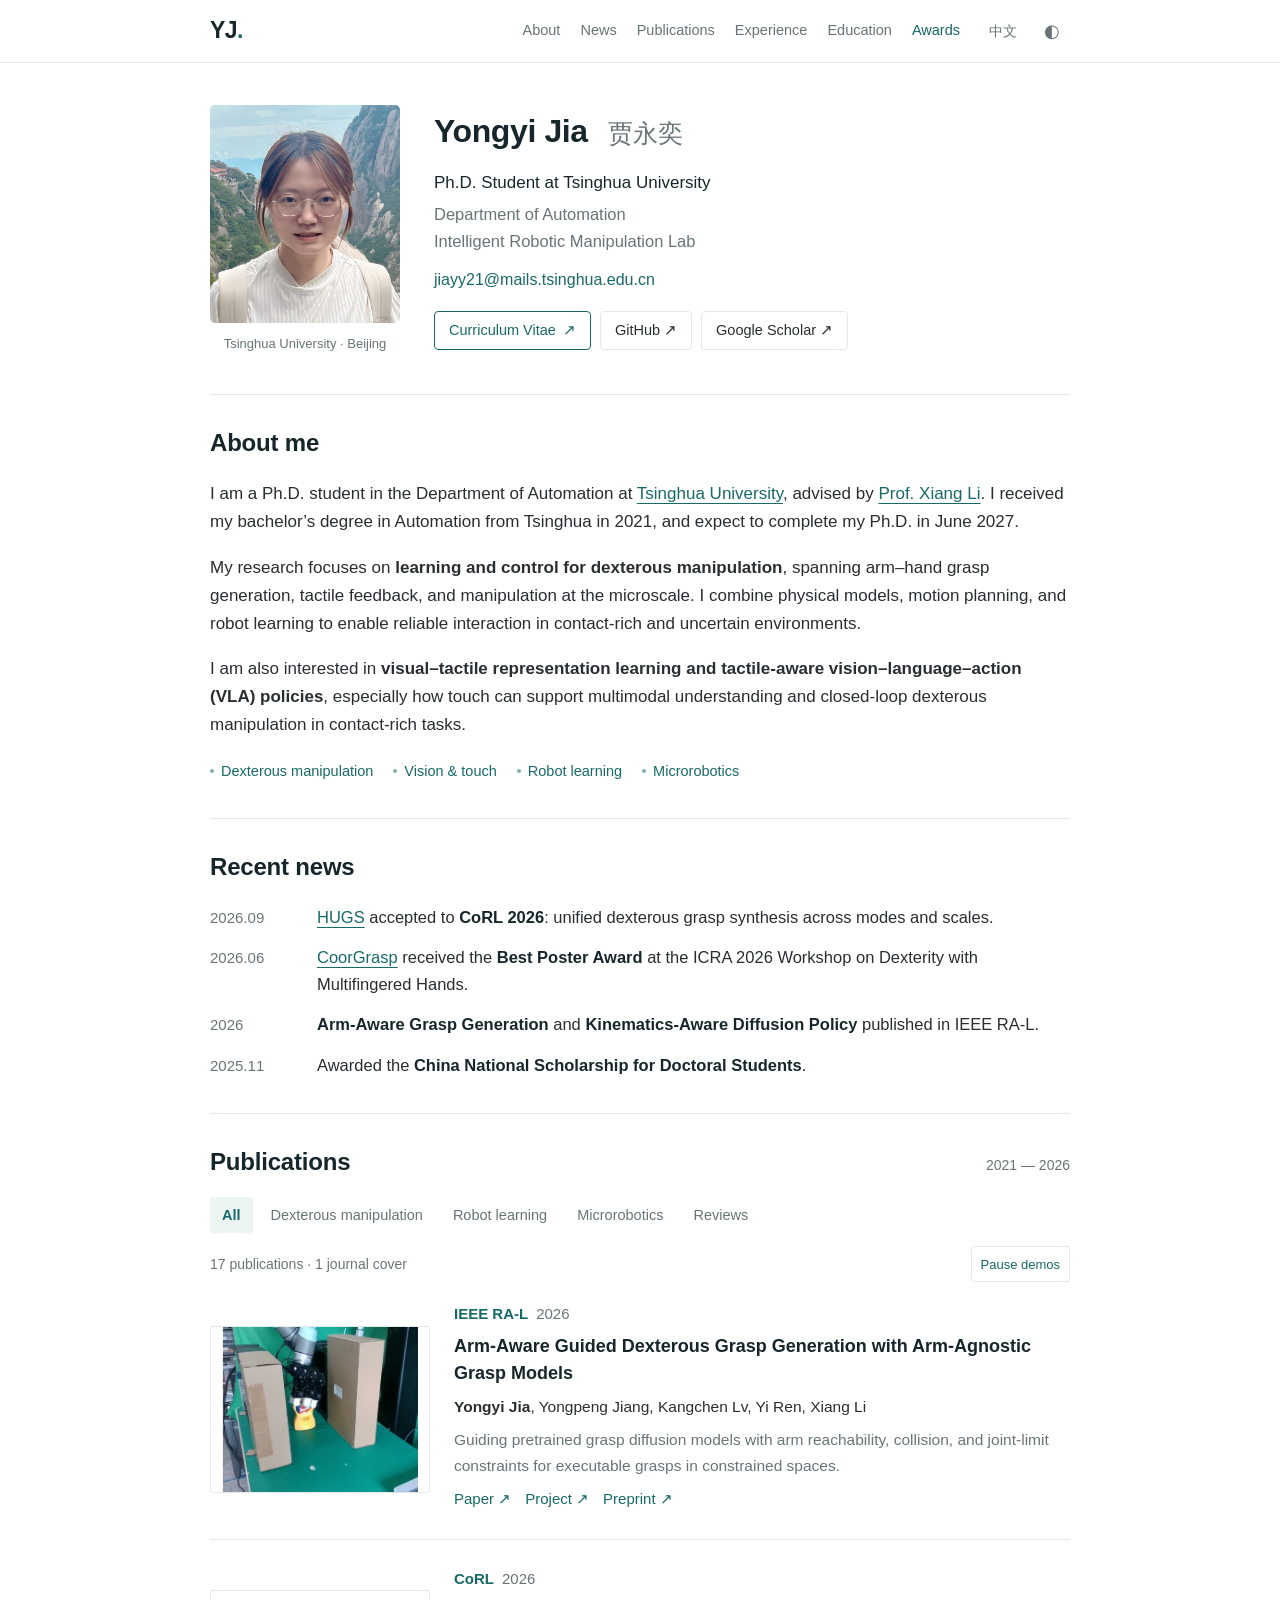
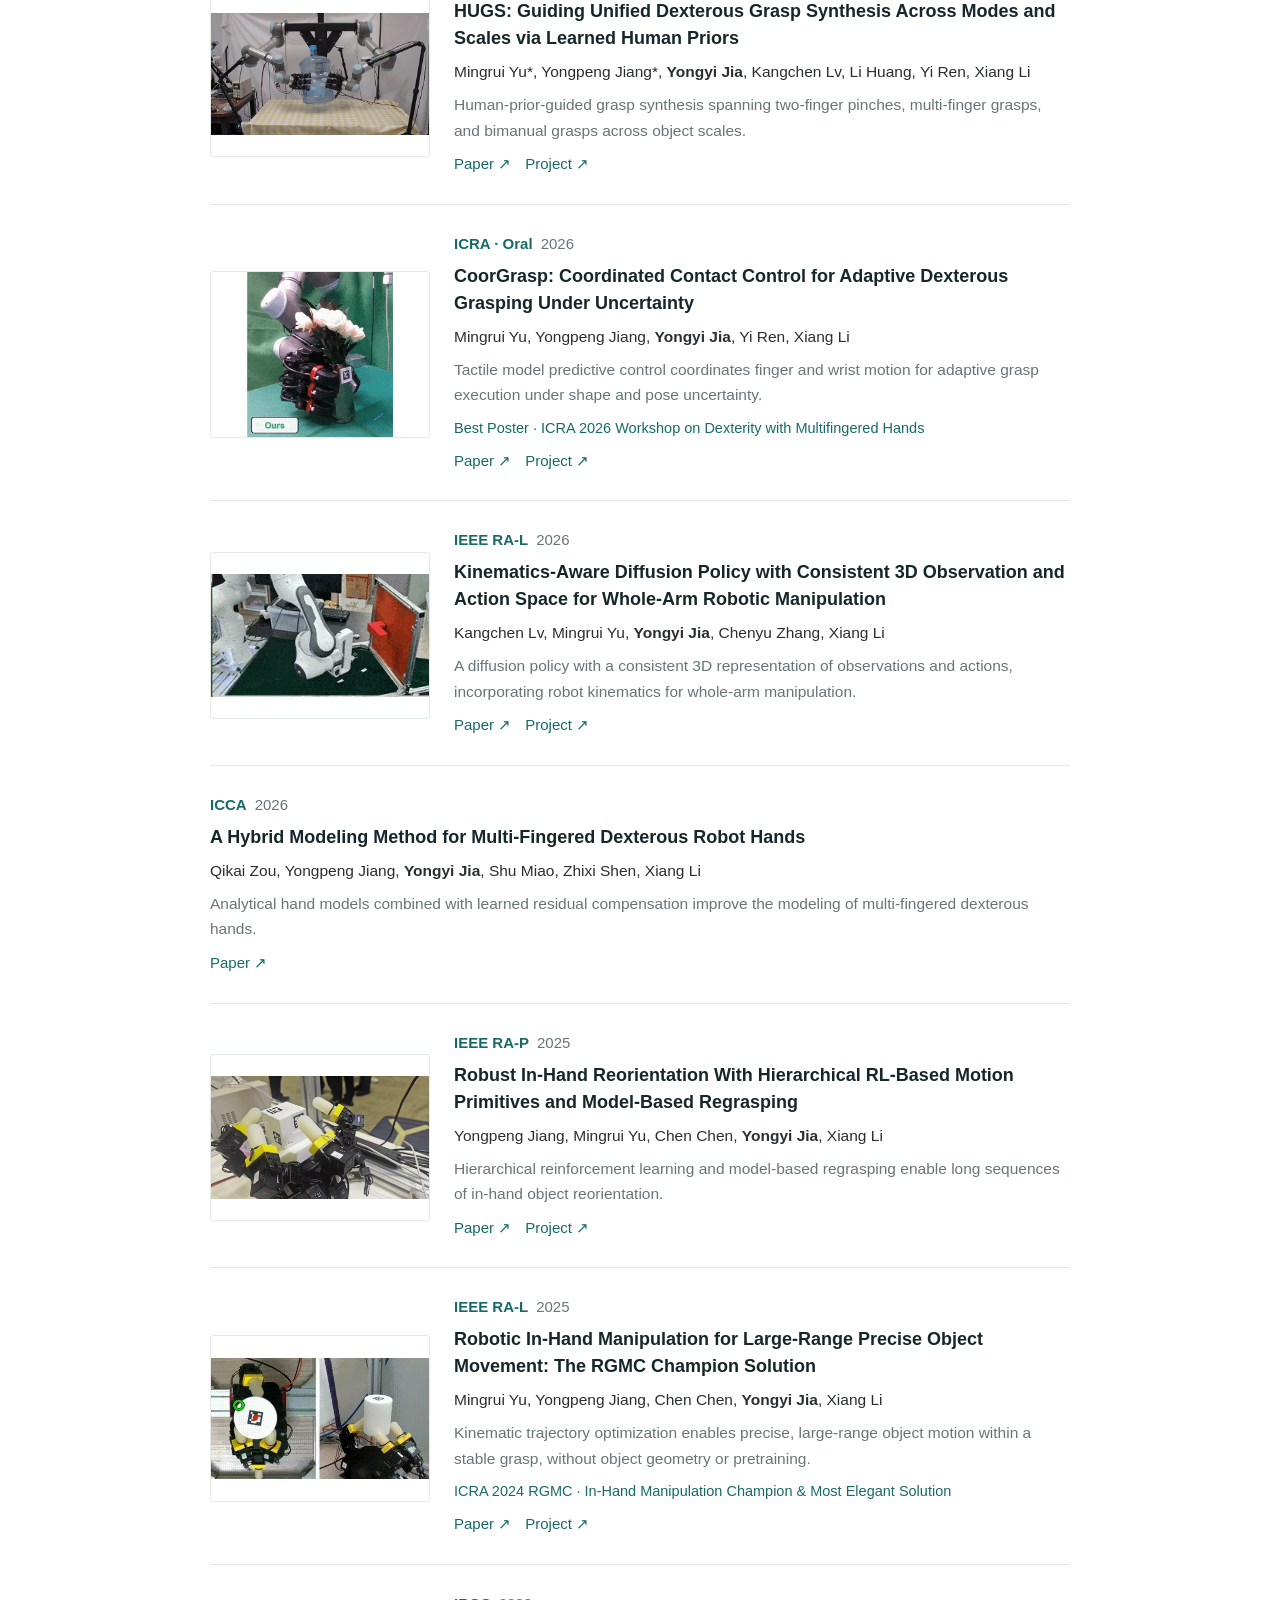
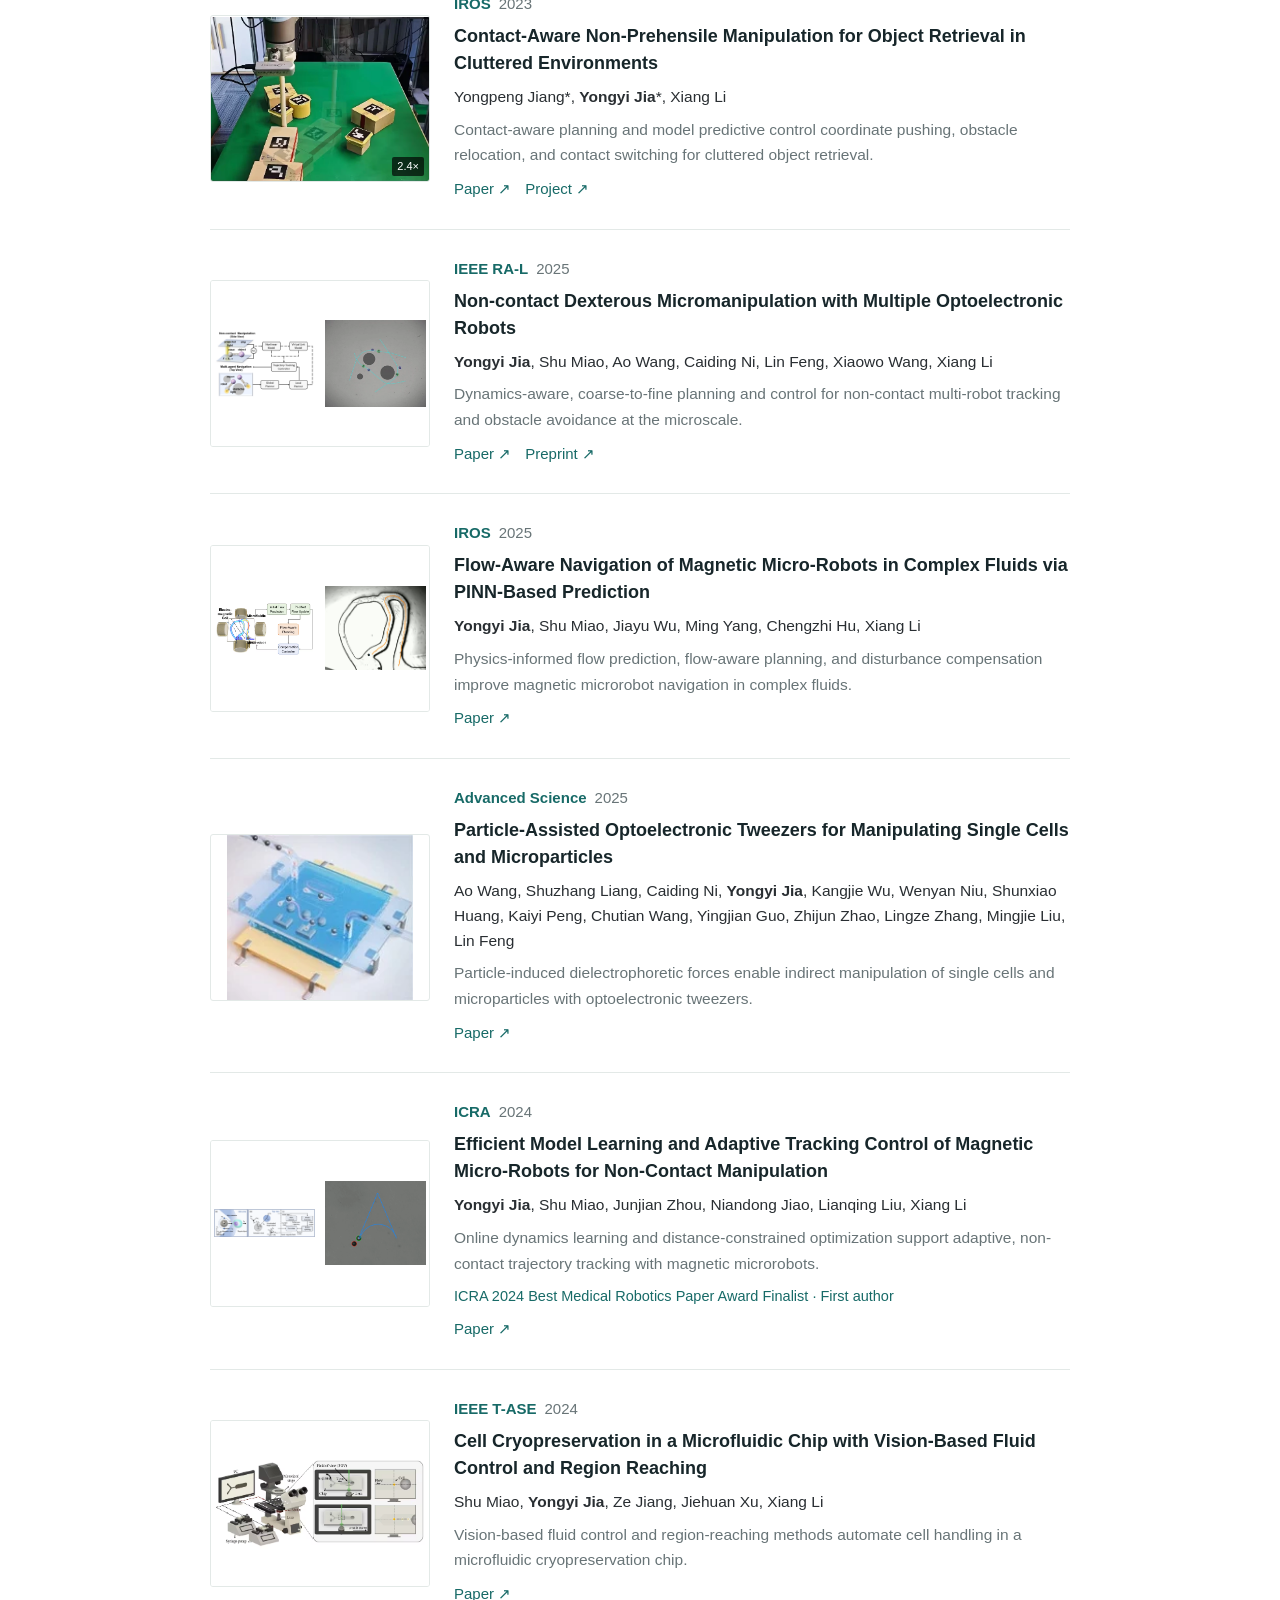
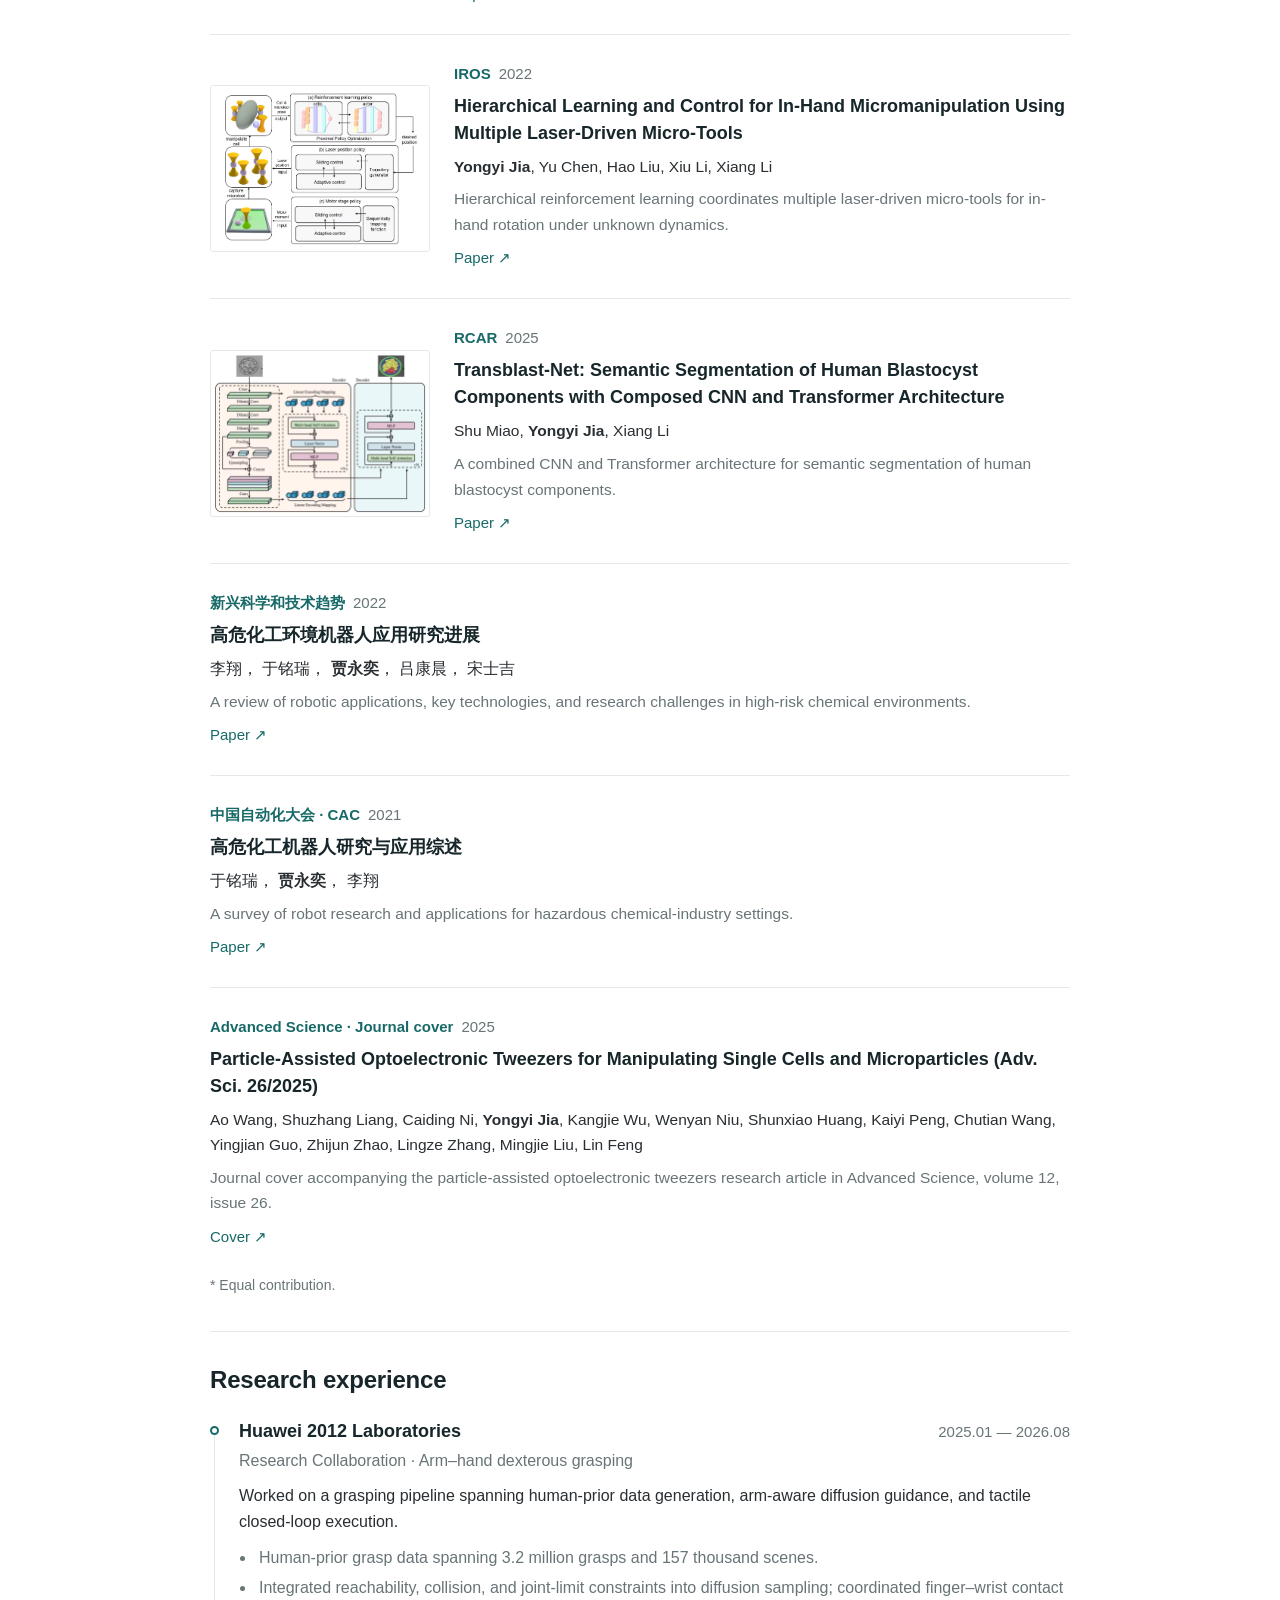
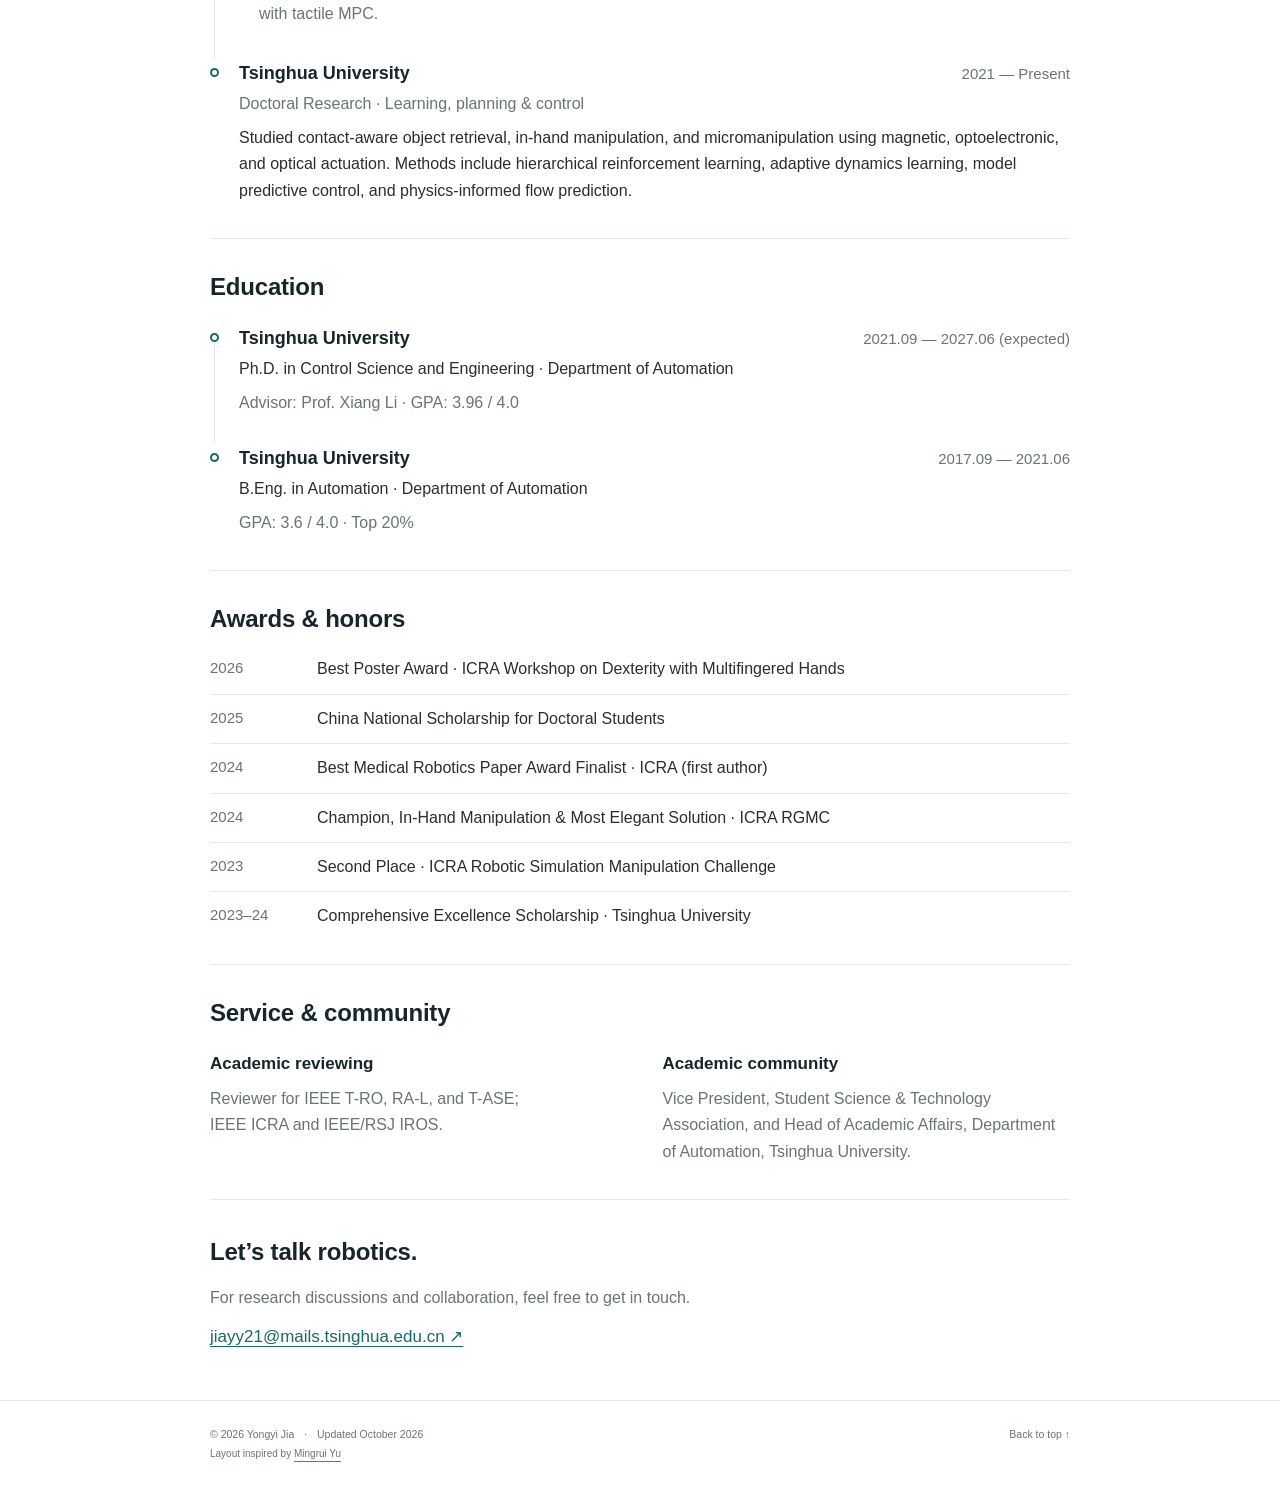
<file: index.html>
<!doctype html>
<html lang="en" data-theme="light">
<head>
  <meta charset="utf-8">
  <meta name="viewport" content="width=device-width, initial-scale=1">
  <meta name="description" content="Yongyi Jia (贾永奕), Ph.D. student at Tsinghua University. Research in dexterous manipulation, robot learning, vision–touch policies, and microrobotics.">
  <meta name="theme-color" content="#176a67">
  <meta property="og:type" content="website">
  <meta property="og:title" content="Yongyi Jia | Robotics & Embodied Intelligence">
  <meta property="og:description" content="Ph.D. student at Tsinghua University · Dexterous manipulation · Robot learning · Microrobotics">
  <meta property="og:url" content="https://jiayy21.github.io/">
  <meta property="og:image" content="https://jiayy21.github.io/assets/social-preview.jpg">
  <meta name="twitter:card" content="summary_large_image">
  <link rel="canonical" href="https://jiayy21.github.io/">
  <link rel="icon" href="assets/favicon.svg" type="image/svg+xml">
  <link rel="stylesheet" href="styles.css?v=d44d01713d">
  <script src="app.js?v=f75e513c32" defer></script>
  <title>Yongyi Jia · 贾永奕 | Tsinghua University</title>
  <script type="application/ld+json">{"@context": "https://schema.org", "@type": "Person", "name": "Yongyi Jia", "alternateName": "贾永奕", "url": "https://jiayy21.github.io/", "image": "https://jiayy21.github.io/assets/portrait-life.jpg", "jobTitle": "Ph.D. student", "affiliation": {"@type": "CollegeOrUniversity", "name": "Tsinghua University"}, "sameAs": ["https://github.com/jiayy21", "https://dblp.org/pid/336/5896"]}</script>
</head>
<body>
<a class="skip-link" href="#main"><span data-en="Skip to content" data-zh="跳转到正文" >Skip to content</span></a>
<nav class="site-nav" aria-label="Main navigation">
  <div class="nav-inner">
    <a class="brand" href="#top" aria-label="Yongyi Jia, home">YJ<span>.</span></a>
    <div class="nav-links" id="nav-links"><a href="#about"><span data-en="About" data-zh="关于" >About</span></a><a href="#news"><span data-en="News" data-zh="动态" >News</span></a><a href="#publications"><span data-en="Publications" data-zh="论文" >Publications</span></a><a href="#experience"><span data-en="Experience" data-zh="经历" >Experience</span></a><a href="#education"><span data-en="Education" data-zh="教育" >Education</span></a><a href="#awards"><span data-en="Awards" data-zh="荣誉" >Awards</span></a></div>
    <div class="nav-actions">
      <button class="language-toggle" id="language-toggle" type="button" aria-label="切换到中文" hidden>中文</button>
      <button class="icon-button" id="theme-toggle" type="button" aria-label="Switch to dark theme" title="Toggle color theme" hidden><span aria-hidden="true">◐</span></button>
      <button class="menu-toggle" id="menu-toggle" type="button" aria-label="Open navigation" aria-expanded="false" aria-controls="nav-links" hidden><span></span><span></span></button>
    </div>
  </div>
</nav>
<main id="main" class="container">
  <header class="hero" id="top">
    <div class="hero-copy">
      <h1>Yongyi Jia <span class="chinese-name" lang="zh-CN">贾永奕</span></h1>
      <p class="role" data-en="Ph.D. Student at Tsinghua University" data-zh="清华大学 · 自动化系博士生" >Ph.D. Student at Tsinghua University</p>
      <p class="affiliation" data-en="Department of Automation&lt;br&gt;Intelligent Robotic Manipulation Lab" data-zh="自动化系 · 工业智能与系统研究所&lt;br&gt;智能机器人操作实验室" >Department of Automation<br>Intelligent Robotic Manipulation Lab</p>
      <a class="email-link" href="mailto:jiayy21@mails.tsinghua.edu.cn">jiayy21@mails.tsinghua.edu.cn</a>
      <div class="hero-links">
        <a class="button button-primary" href="assets/Yongyi_Jia_CV.pdf" target="_blank" rel="noopener"><span data-en="Curriculum Vitae" data-zh="个人简历" >Curriculum Vitae</span> <span aria-hidden="true">↗</span></a>
        <a href="https://github.com/jiayy21" class="button" target="_blank" rel="noopener noreferrer">GitHub ↗</a>
        <a href="https://scholar.google.com/citations?user=O5krCosAAAAJ&amp;hl=en" class="button" target="_blank" rel="noopener noreferrer">Google Scholar ↗</a>
      </div>
    </div>
    <figure class="portrait-wrap"><img class="portrait" src="assets/portrait-life.jpg?v=2c366e7fa0" alt="Yongyi Jia / 贾永奕" width="1440" height="1533" fetchpriority="high"><figcaption class="portrait-caption"><span data-en="Tsinghua University · Beijing" data-zh="清华大学 · 北京" >Tsinghua University · Beijing</span></figcaption></figure>
  </header>

  <section class="section" id="about" aria-labelledby="about-heading">
    <div class="section-heading"><span class="section-number">01</span><h2 id="about-heading" data-en="About me" data-zh="关于我" >About me</h2></div>
    <div class="about-copy">
      <p data-en="I am a Ph.D. student in the Department of Automation at &lt;a href=&quot;https://www.tsinghua.edu.cn/en/&quot;&gt;Tsinghua University&lt;/a&gt;, advised by &lt;a href=&quot;https://thu-irml.com/&quot;&gt;Prof. Xiang Li&lt;/a&gt;. I received my bachelor’s degree in Automation from Tsinghua in 2021, and expect to complete my Ph.D. in June 2027." data-zh="我是清华大学自动化系博士生，师从&lt;a href=&quot;https://thu-irml.com/&quot;&gt;李翔老师&lt;/a&gt;，预计于 2027 年 6 月毕业。本科同样就读于清华大学自动化系，于 2021 年获得学士学位。" >I am a Ph.D. student in the Department of Automation at <a href="https://www.tsinghua.edu.cn/en/">Tsinghua University</a>, advised by <a href="https://thu-irml.com/">Prof. Xiang Li</a>. I received my bachelor’s degree in Automation from Tsinghua in 2021, and expect to complete my Ph.D. in June 2027.</p>
      <p data-en="My research focuses on &lt;strong&gt;learning and control for dexterous manipulation&lt;/strong&gt;, spanning arm–hand grasp generation, tactile feedback, and manipulation at the microscale. I combine physical models, motion planning, and robot learning to enable reliable interaction in contact-rich and uncertain environments." data-zh="我的研究聚焦于&lt;strong&gt;灵巧操作的学习与控制&lt;/strong&gt;，涵盖臂手协同抓取、触觉反馈以及微尺度操作。我结合物理建模、运动规划与机器人学习，探索机器人在接触丰富、不确定环境中的可靠交互。" >My research focuses on <strong>learning and control for dexterous manipulation</strong>, spanning arm–hand grasp generation, tactile feedback, and manipulation at the microscale. I combine physical models, motion planning, and robot learning to enable reliable interaction in contact-rich and uncertain environments.</p>
      <p data-en="I am also interested in &lt;strong&gt;visual–tactile representation learning and tactile-aware vision–language–action (VLA) policies&lt;/strong&gt;, especially how touch can support multimodal understanding and closed-loop dexterous manipulation in contact-rich tasks." data-zh="我也关注&lt;strong&gt;视触觉表征学习与融合触觉的视觉–语言–动作（VLA）策略&lt;/strong&gt;，尤其是触觉如何支持多模态理解，以及接触丰富任务中的灵巧操作闭环控制。" >I am also interested in <strong>visual–tactile representation learning and tactile-aware vision–language–action (VLA) policies</strong>, especially how touch can support multimodal understanding and closed-loop dexterous manipulation in contact-rich tasks.</p>
    </div>
    <div class="research-topics"><span class="topic" data-en="Dexterous manipulation" data-zh="灵巧操作" >Dexterous manipulation</span><span class="topic" data-en="Vision &amp; touch" data-zh="视觉与触觉" >Vision & touch</span><span class="topic" data-en="Robot learning" data-zh="机器人学习" >Robot learning</span><span class="topic" data-en="Microrobotics" data-zh="微机器人" >Microrobotics</span></div>
  </section>

  <section class="section" id="news">
    <div class="section-heading"><span class="section-number">02</span><h2 data-en="Recent news" data-zh="近期动态" >Recent news</h2></div>
    <ul class="news-list"><li class="news-item"><time>2026.09</time><div class="news-content" data-en="&lt;a href=&quot;https://hugs-dex.github.io/&quot;&gt;HUGS&lt;/a&gt; accepted to &lt;strong&gt;CoRL 2026&lt;/strong&gt;: unified dexterous grasp synthesis across modes and scales." data-zh="&lt;a href=&quot;https://hugs-dex.github.io/&quot;&gt;HUGS&lt;/a&gt; 被 &lt;strong&gt;CoRL 2026&lt;/strong&gt; 录用：跨模式、跨尺度的统一灵巧抓取生成。" ><a href="https://hugs-dex.github.io/">HUGS</a> accepted to <strong>CoRL 2026</strong>: unified dexterous grasp synthesis across modes and scales.</div></li><li class="news-item"><time>2026.06</time><div class="news-content" data-en="&lt;a href=&quot;https://ada-grasp-ctrl.github.io/&quot;&gt;CoorGrasp&lt;/a&gt; received the &lt;strong&gt;Best Poster Award&lt;/strong&gt; at the ICRA 2026 Workshop on Dexterity with Multifingered Hands." data-zh="&lt;a href=&quot;https://ada-grasp-ctrl.github.io/&quot;&gt;CoorGrasp&lt;/a&gt; 获 ICRA 2026 多指灵巧操作研讨会&lt;strong&gt;最佳海报奖&lt;/strong&gt;。" ><a href="https://ada-grasp-ctrl.github.io/">CoorGrasp</a> received the <strong>Best Poster Award</strong> at the ICRA 2026 Workshop on Dexterity with Multifingered Hands.</div></li><li class="news-item"><time>2026</time><div class="news-content" data-en="&lt;strong&gt;Arm-Aware Grasp Generation&lt;/strong&gt; and &lt;strong&gt;Kinematics-Aware Diffusion Policy&lt;/strong&gt; published in IEEE RA-L." data-zh="&lt;strong&gt;臂手约束引导抓取生成&lt;/strong&gt;与&lt;strong&gt;运动学感知扩散策略&lt;/strong&gt;两项工作发表于 IEEE RA-L。" ><strong>Arm-Aware Grasp Generation</strong> and <strong>Kinematics-Aware Diffusion Policy</strong> published in IEEE RA-L.</div></li><li class="news-item"><time>2025.11</time><div class="news-content" data-en="Awarded the &lt;strong&gt;China National Scholarship for Doctoral Students&lt;/strong&gt;." data-zh="获&lt;strong&gt;博士研究生国家奖学金&lt;/strong&gt;。" >Awarded the <strong>China National Scholarship for Doctoral Students</strong>.</div></li></ul>
  </section>

  <section class="section" id="publications">
    <div class="section-heading"><span class="section-number">03</span><h2 data-en="Publications" data-zh="学术论文" >Publications</h2><span class="section-note" data-en="2021 — 2026" data-zh="2021 — 2026" >2021 — 2026</span></div>
    <div class="filter-bar" id="filters" role="group" aria-label="Filter publications" hidden><button class="filter-button" type="button" data-filter="all" aria-pressed="true"><span data-en="All" data-zh="全部" >All</span></button><button class="filter-button" type="button" data-filter="dexterous" aria-pressed="false"><span data-en="Dexterous manipulation" data-zh="灵巧操作" >Dexterous manipulation</span></button><button class="filter-button" type="button" data-filter="learning" aria-pressed="false"><span data-en="Robot learning" data-zh="机器人学习" >Robot learning</span></button><button class="filter-button" type="button" data-filter="micro" aria-pressed="false"><span data-en="Microrobotics" data-zh="微机器人" >Microrobotics</span></button><button class="filter-button" type="button" data-filter="other" aria-pressed="false"><span data-en="Reviews" data-zh="综述" >Reviews</span></button></div>
    <div class="publication-tools"><p class="result-count" id="result-count" aria-live="polite" hidden></p><button id="motion-toggle" class="motion-toggle" type="button" aria-pressed="true" hidden>Pause demos</button></div>
    <div class="publication-list"><article class="paper " data-category="dexterous learning" data-type="paper" id="paper-arm-aware">
        <a class="paper-visual" href="https://arm-aware-dexgrasp.github.io/" target="_blank" rel="noopener noreferrer" aria-label="Arm-Aware Guided Dexterous Grasp Generation with Arm-Agnostic Grasp Models"><img class="paper-poster" src="assets/arm-aware.webp?v=ac959ac5c7" alt="A dexterous robot hand grasps a bottle between two tall obstacles." width="640" height="400" loading="lazy" decoding="async"><video class="paper-motion" data-src="assets/demos/arm-aware.mp4?v=34b29a18b5" poster="assets/arm-aware.webp?v=ac959ac5c7" muted loop playsinline preload="none" aria-label="Arm-Aware Guided Dexterous Grasp Generation with Arm-Agnostic Grasp Models — experiment" hidden></video></a>
        <div class="paper-content"><div class="paper-meta"><span class="venue-badge">IEEE RA-L</span><span class="paper-year">2026</span></div>
        <h3><a href="https://doi.org/10.1109/LRA.2026.3674025" class="" target="_blank" rel="noopener noreferrer">Arm-Aware Guided Dexterous Grasp Generation with Arm-Agnostic Grasp Models</a></h3><p class="authors"><strong>Yongyi Jia</strong>, Yongpeng Jiang, Kangchen Lv, Yi Ren, Xiang Li</p>
        <p class="paper-description" data-en="Guiding pretrained grasp diffusion models with arm reachability, collision, and joint-limit constraints for executable grasps in constrained spaces." data-zh="在预训练抓取扩散模型中引入机械臂可达性、碰撞与关节限位约束，生成受限空间中的可执行臂手抓取。" >Guiding pretrained grasp diffusion models with arm reachability, collision, and joint-limit constraints for executable grasps in constrained spaces.</p>
        <div class="paper-links"><a href="https://doi.org/10.1109/LRA.2026.3674025" class="" target="_blank" rel="noopener noreferrer">Paper ↗</a><a href="https://arm-aware-dexgrasp.github.io/" class="" target="_blank" rel="noopener noreferrer"><span data-en="Project ↗" data-zh="项目主页 ↗" >Project ↗</span></a><a href="https://arxiv.org/abs/2608.16351" class="" target="_blank" rel="noopener noreferrer"><span data-en="Preprint ↗" data-zh="预印本 ↗" >Preprint ↗</span></a></div></div></article>
<article class="paper " data-category="dexterous learning" data-type="paper" id="paper-hugs">
        <a class="paper-visual" href="https://hugs-dex.github.io/" target="_blank" rel="noopener noreferrer" aria-label="HUGS: Guiding Unified Dexterous Grasp Synthesis Across Modes and Scales via Learned Human Priors"><img class="paper-poster" src="assets/hugs.webp?v=c985843250" alt="Two dexterous robot hands lift a large water jug; the video also shows a single-hand paper-cup grasp." width="640" height="400" loading="lazy" decoding="async"><video class="paper-motion" data-src="assets/demos/hugs.mp4?v=efebb3f413" poster="assets/hugs.webp?v=c985843250" muted loop playsinline preload="none" aria-label="HUGS: Guiding Unified Dexterous Grasp Synthesis Across Modes and Scales via Learned Human Priors — experiment" hidden></video></a>
        <div class="paper-content"><div class="paper-meta"><span class="venue-badge">CoRL</span><span class="paper-year">2026</span></div>
        <h3><a href="https://arxiv.org/abs/2607.04554" class="" target="_blank" rel="noopener noreferrer">HUGS: Guiding Unified Dexterous Grasp Synthesis Across Modes and Scales via Learned Human Priors</a></h3><p class="authors">Mingrui Yu*, Yongpeng Jiang*, <strong>Yongyi Jia</strong>, Kangchen Lv, Li Huang, Yi Ren, Xiang Li</p>
        <p class="paper-description" data-en="Human-prior-guided grasp synthesis spanning two-finger pinches, multi-finger grasps, and bimanual grasps across object scales." data-zh="通过学习人类抓取先验，统一生成从双指捏取、多指抓取到双手抓取的跨尺度、多模式灵巧抓取。" >Human-prior-guided grasp synthesis spanning two-finger pinches, multi-finger grasps, and bimanual grasps across object scales.</p>
        <div class="paper-links"><a href="https://arxiv.org/abs/2607.04554" class="" target="_blank" rel="noopener noreferrer">Paper ↗</a><a href="https://hugs-dex.github.io/" class="" target="_blank" rel="noopener noreferrer"><span data-en="Project ↗" data-zh="项目主页 ↗" >Project ↗</span></a></div></div></article>
<article class="paper " data-category="dexterous" data-type="paper" id="paper-coorgrasp">
        <a class="paper-visual" href="https://ada-grasp-ctrl.github.io/" target="_blank" rel="noopener noreferrer" aria-label="CoorGrasp: Coordinated Contact Control for Adaptive Dexterous Grasping Under Uncertainty"><img class="paper-poster" src="assets/coorgrasp.webp?v=3dec6a6f11" alt="CoorGrasp controls a dexterous hand holding a vase of flowers." width="640" height="400" loading="lazy" decoding="async"><video class="paper-motion" data-src="assets/demos/coorgrasp.mp4?v=d05265c5e0" poster="assets/coorgrasp.webp?v=3dec6a6f11" muted loop playsinline preload="none" aria-label="CoorGrasp: Coordinated Contact Control for Adaptive Dexterous Grasping Under Uncertainty — experiment" hidden></video></a>
        <div class="paper-content"><div class="paper-meta"><span class="venue-badge">ICRA · Oral</span><span class="paper-year">2026</span></div>
        <h3><a href="https://arxiv.org/abs/2607.03557" class="" target="_blank" rel="noopener noreferrer">CoorGrasp: Coordinated Contact Control for Adaptive Dexterous Grasping Under Uncertainty</a></h3><p class="authors">Mingrui Yu, Yongpeng Jiang, <strong>Yongyi Jia</strong>, Yi Ren, Xiang Li</p>
        <p class="paper-description" data-en="Tactile model predictive control coordinates finger and wrist motion for adaptive grasp execution under shape and pose uncertainty." data-zh="基于触觉的模型预测控制协同手指与腕部运动，提高形状及位姿不确定条件下的抓取可靠性。" >Tactile model predictive control coordinates finger and wrist motion for adaptive grasp execution under shape and pose uncertainty.</p><p class="paper-award" data-en="Best Poster · ICRA 2026 Workshop on Dexterity with Multifingered Hands" data-zh="最佳海报奖 · ICRA 2026 多指灵巧操作研讨会" >Best Poster · ICRA 2026 Workshop on Dexterity with Multifingered Hands</p>
        <div class="paper-links"><a href="https://arxiv.org/abs/2607.03557" class="" target="_blank" rel="noopener noreferrer">Paper ↗</a><a href="https://ada-grasp-ctrl.github.io/" class="" target="_blank" rel="noopener noreferrer"><span data-en="Project ↗" data-zh="项目主页 ↗" >Project ↗</span></a></div></div></article>
<article class="paper " data-category="dexterous learning" data-type="paper" id="paper-kinematics">
        <a class="paper-visual" href="https://kinematics-aware-diffusion-policy.github.io/" target="_blank" rel="noopener noreferrer" aria-label="Kinematics-Aware Diffusion Policy with Consistent 3D Observation and Action Space for Whole-Arm Robotic Manipulation"><img class="paper-poster" src="assets/kinematics-diffusion.webp?v=0e6ad96f31" alt="A robot opens a door using whole-arm manipulation." width="640" height="400" loading="lazy" decoding="async"><video class="paper-motion" data-src="assets/demos/kinematics.mp4?v=32cfc64560" poster="assets/kinematics-diffusion.webp?v=0e6ad96f31" muted loop playsinline preload="none" aria-label="Kinematics-Aware Diffusion Policy with Consistent 3D Observation and Action Space for Whole-Arm Robotic Manipulation — experiment" hidden></video></a>
        <div class="paper-content"><div class="paper-meta"><span class="venue-badge">IEEE RA-L</span><span class="paper-year">2026</span></div>
        <h3><a href="https://doi.org/10.1109/LRA.2026.3685437" class="" target="_blank" rel="noopener noreferrer">Kinematics-Aware Diffusion Policy with Consistent 3D Observation and Action Space for Whole-Arm Robotic Manipulation</a></h3><p class="authors">Kangchen Lv, Mingrui Yu, <strong>Yongyi Jia</strong>, Chenyu Zhang, Xiang Li</p>
        <p class="paper-description" data-en="A diffusion policy with a consistent 3D representation of observations and actions, incorporating robot kinematics for whole-arm manipulation." data-zh="在三维空间统一观测与动作表征，并融入机器人运动学约束，支持全臂操作的高效学习与空间泛化。" >A diffusion policy with a consistent 3D representation of observations and actions, incorporating robot kinematics for whole-arm manipulation.</p>
        <div class="paper-links"><a href="https://doi.org/10.1109/LRA.2026.3685437" class="" target="_blank" rel="noopener noreferrer">Paper ↗</a><a href="https://kinematics-aware-diffusion-policy.github.io/" class="" target="_blank" rel="noopener noreferrer"><span data-en="Project ↗" data-zh="项目主页 ↗" >Project ↗</span></a></div></div></article>
<article class="paper paper-text-only" data-category="dexterous learning" data-type="paper" id="paper-hybrid-hand">
        
        <div class="paper-content"><div class="paper-meta"><span class="venue-badge">ICCA</span><span class="paper-year">2026</span></div>
        <h3><a href="https://ieeexplore.ieee.org/document/11618050" class="" target="_blank" rel="noopener noreferrer">A Hybrid Modeling Method for Multi-Fingered Dexterous Robot Hands</a></h3><p class="authors">Qikai Zou, Yongpeng Jiang, <strong>Yongyi Jia</strong>, Shu Miao, Zhixi Shen, Xiang Li</p>
        <p class="paper-description" data-en="Analytical hand models combined with learned residual compensation improve the modeling of multi-fingered dexterous hands." data-zh="将解析手部模型与数据驱动残差补偿相结合，提升多指灵巧手机器人的建模精度。" >Analytical hand models combined with learned residual compensation improve the modeling of multi-fingered dexterous hands.</p>
        <div class="paper-links"><a href="https://ieeexplore.ieee.org/document/11618050" class="" target="_blank" rel="noopener noreferrer">Paper ↗</a></div></div></article>
<article class="paper " data-category="dexterous learning" data-type="paper" id="paper-reorientation">
        <a class="paper-visual" href="https://rgmc-xl-team.github.io/inhand_reorientation/" target="_blank" rel="noopener noreferrer" aria-label="Robust In-Hand Reorientation With Hierarchical RL-Based Motion Primitives and Model-Based Regrasping"><img class="paper-poster" src="assets/reorientation.webp?v=2a41d403d7" alt="A dexterous robotic hand reorients a tracked cube during a real-robot experiment." width="640" height="400" loading="lazy" decoding="async"><video class="paper-motion" data-src="assets/demos/reorientation.mp4?v=a6d172dffe" poster="assets/reorientation.webp?v=2a41d403d7" muted loop playsinline preload="none" aria-label="Robust In-Hand Reorientation With Hierarchical RL-Based Motion Primitives and Model-Based Regrasping — experiment" hidden></video></a>
        <div class="paper-content"><div class="paper-meta"><span class="venue-badge">IEEE RA-P</span><span class="paper-year">2025</span></div>
        <h3><a href="https://doi.org/10.1109/RAP.2025.3633232" class="" target="_blank" rel="noopener noreferrer">Robust In-Hand Reorientation With Hierarchical RL-Based Motion Primitives and Model-Based Regrasping</a></h3><p class="authors">Yongpeng Jiang, Mingrui Yu, Chen Chen, <strong>Yongyi Jia</strong>, Xiang Li</p>
        <p class="paper-description" data-en="Hierarchical reinforcement learning and model-based regrasping enable long sequences of in-hand object reorientation." data-zh="结合分层强化学习运动基元与模型重抓取，实现长序列的手内物体重定向。" >Hierarchical reinforcement learning and model-based regrasping enable long sequences of in-hand object reorientation.</p>
        <div class="paper-links"><a href="https://doi.org/10.1109/RAP.2025.3633232" class="" target="_blank" rel="noopener noreferrer">Paper ↗</a><a href="https://rgmc-xl-team.github.io/inhand_reorientation/" class="" target="_blank" rel="noopener noreferrer"><span data-en="Project ↗" data-zh="项目主页 ↗" >Project ↗</span></a></div></div></article>
<article class="paper " data-category="dexterous" data-type="paper" id="paper-rgmc">
        <a class="paper-visual" href="https://rgmc-xl-team.github.io/ingrasp_manipulation/" target="_blank" rel="noopener noreferrer" aria-label="Robotic In-Hand Manipulation for Large-Range Precise Object Movement: The RGMC Champion Solution"><img class="paper-poster" src="assets/in-hand-manipulation.webp?v=0a9c98cca3" alt="Two camera views of a dexterous hand moving a tracked cylindrical object within its grasp." width="640" height="400" loading="lazy" decoding="async"><video class="paper-motion" data-src="assets/demos/rgmc.mp4?v=198ccc1fc8" poster="assets/in-hand-manipulation.webp?v=0a9c98cca3" muted loop playsinline preload="none" aria-label="Robotic In-Hand Manipulation for Large-Range Precise Object Movement: The RGMC Champion Solution — experiment" hidden></video></a>
        <div class="paper-content"><div class="paper-meta"><span class="venue-badge">IEEE RA-L</span><span class="paper-year">2025</span></div>
        <h3><a href="https://arxiv.org/abs/2502.07472" class="" target="_blank" rel="noopener noreferrer">Robotic In-Hand Manipulation for Large-Range Precise Object Movement: The RGMC Champion Solution</a></h3><p class="authors">Mingrui Yu, Yongpeng Jiang, Chen Chen, <strong>Yongyi Jia</strong>, Xiang Li</p>
        <p class="paper-description" data-en="Kinematic trajectory optimization enables precise, large-range object motion within a stable grasp, without object geometry or pretraining." data-zh="基于运动学轨迹优化，在稳定抓取内实现大范围、精确的物体运动，无需物体几何模型或预训练。" >Kinematic trajectory optimization enables precise, large-range object motion within a stable grasp, without object geometry or pretraining.</p><p class="paper-award" data-en="ICRA 2024 RGMC · In-Hand Manipulation Champion &amp; Most Elegant Solution" data-zh="ICRA 2024 RGMC · 手内操作冠军、最优雅方案奖" >ICRA 2024 RGMC · In-Hand Manipulation Champion & Most Elegant Solution</p>
        <div class="paper-links"><a href="https://arxiv.org/abs/2502.07472" class="" target="_blank" rel="noopener noreferrer">Paper ↗</a><a href="https://rgmc-xl-team.github.io/ingrasp_manipulation/" class="" target="_blank" rel="noopener noreferrer"><span data-en="Project ↗" data-zh="项目主页 ↗" >Project ↗</span></a></div></div></article>
<article class="paper " data-category="dexterous" data-type="paper" id="paper-contact-aware">
        <a class="paper-visual" href="https://director-of-g.github.io/push_in_clutter/" target="_blank" rel="noopener noreferrer" aria-label="Contact-Aware Non-Prehensile Manipulation for Object Retrieval in Cluttered Environments"><img class="paper-poster" src="assets/contact-aware.webp?v=56a54a7eb3" alt="A robot pushes a target object out of a cluttered tabletop arrangement." width="640" height="400" loading="lazy" decoding="async"><video class="paper-motion" data-src="assets/demos/contact-aware.mp4?v=e75d881134" poster="assets/contact-aware.webp?v=56a54a7eb3" muted loop playsinline preload="none" aria-label="Contact-Aware Non-Prehensile Manipulation for Object Retrieval in Cluttered Environments — experiment" hidden></video><span class="media-speed" aria-label="Playback speed 2.4×">2.4×</span></a>
        <div class="paper-content"><div class="paper-meta"><span class="venue-badge">IROS</span><span class="paper-year">2023</span></div>
        <h3><a href="https://doi.org/10.1109/IROS55552.2023.10341476" class="" target="_blank" rel="noopener noreferrer">Contact-Aware Non-Prehensile Manipulation for Object Retrieval in Cluttered Environments</a></h3><p class="authors">Yongpeng Jiang*, <strong>Yongyi Jia</strong>*, Xiang Li</p>
        <p class="paper-description" data-en="Contact-aware planning and model predictive control coordinate pushing, obstacle relocation, and contact switching for cluttered object retrieval." data-zh="结合接触感知规划与模型预测控制，协调推动、移障与接触面切换，实现拥挤环境中的目标取物。" >Contact-aware planning and model predictive control coordinate pushing, obstacle relocation, and contact switching for cluttered object retrieval.</p>
        <div class="paper-links"><a href="https://doi.org/10.1109/IROS55552.2023.10341476" class="" target="_blank" rel="noopener noreferrer">Paper ↗</a><a href="https://director-of-g.github.io/push_in_clutter/" class="" target="_blank" rel="noopener noreferrer"><span data-en="Project ↗" data-zh="项目主页 ↗" >Project ↗</span></a></div></div></article>
<article class="paper " data-category="micro" data-type="paper" id="paper-optoelectronic">
        <div class="paper-figures"><figure class="paper-framework"><a class="paper-framework-link" href="assets/frameworks/optoelectronic.png?v=c5dbef9a5e" target="_blank" rel="noopener noreferrer" title="Framework / 框架图 · Enlarge / 点击放大"><img src="assets/frameworks/optoelectronic.png?v=c5dbef9a5e" alt="Non-contact dynamics model, virtual-link model, global and local planning, and trajectory tracking control." width="992" height="648" loading="lazy" decoding="async"></a><figcaption data-en="Framework · enlarge ↗" data-zh="框架图 · 点击放大 ↗" >Framework · enlarge ↗</figcaption></figure><figure class="paper-experiment"><a class="paper-visual" href="https://doi.org/10.1109/LRA.2025.3551538" target="_blank" rel="noopener noreferrer" aria-label="Non-contact Dexterous Micromanipulation with Multiple Optoelectronic Robots"><img class="paper-poster" src="assets/optoelectronic.webp?v=ff36902ccb" alt="Microscopy view of optoelectronic microrobots guiding targets around obstacles." width="640" height="400" loading="lazy" decoding="async"><video class="paper-motion" data-src="assets/demos/optoelectronic.mp4?v=209ffb3795" poster="assets/optoelectronic.webp?v=ff36902ccb" muted loop playsinline preload="none" aria-label="Non-contact Dexterous Micromanipulation with Multiple Optoelectronic Robots — experiment" hidden></video></a><figcaption data-en="Experiment" data-zh="实验" >Experiment</figcaption></figure></div>
        <div class="paper-content"><div class="paper-meta"><span class="venue-badge">IEEE RA-L</span><span class="paper-year">2025</span></div>
        <h3><a href="https://doi.org/10.1109/LRA.2025.3551538" class="" target="_blank" rel="noopener noreferrer">Non-contact Dexterous Micromanipulation with Multiple Optoelectronic Robots</a></h3><p class="authors"><strong>Yongyi Jia</strong>, Shu Miao, Ao Wang, Caiding Ni, Lin Feng, Xiaowo Wang, Xiang Li</p>
        <p class="paper-description" data-en="Dynamics-aware, coarse-to-fine planning and control for non-contact multi-robot tracking and obstacle avoidance at the microscale." data-zh="通过动力学约束下的粗到细规划与控制，实现多光电微机器人非接触跟踪、避障与协同操作。" >Dynamics-aware, coarse-to-fine planning and control for non-contact multi-robot tracking and obstacle avoidance at the microscale.</p>
        <div class="paper-links"><a href="https://doi.org/10.1109/LRA.2025.3551538" class="" target="_blank" rel="noopener noreferrer">Paper ↗</a><a href="https://arxiv.org/abs/2410.22848" class="" target="_blank" rel="noopener noreferrer"><span data-en="Preprint ↗" data-zh="预印本 ↗" >Preprint ↗</span></a></div></div></article>
<article class="paper " data-category="micro learning" data-type="paper" id="paper-flow">
        <div class="paper-figures"><figure class="paper-framework"><a class="paper-framework-link" href="assets/frameworks/flow.png?v=4be64b58e8" target="_blank" rel="noopener noreferrer" title="Framework / 框架图 · Enlarge / 点击放大"><img src="assets/frameworks/flow.png?v=4be64b58e8" alt="Flow-aware navigation framework with physics-informed prediction, planning, and disturbance compensation." width="1556" height="825" loading="lazy" decoding="async"></a><figcaption data-en="Framework · enlarge ↗" data-zh="框架图 · 点击放大 ↗" >Framework · enlarge ↗</figcaption></figure><figure class="paper-experiment"><a class="paper-visual" href="https://doi.org/10.1109/IROS60139.2025.11246702" target="_blank" rel="noopener noreferrer" aria-label="Flow-Aware Navigation of Magnetic Micro-Robots in Complex Fluids via PINN-Based Prediction"><img class="paper-poster" src="assets/flow-experiment.png?v=3c616dfdd3" alt="Flow-channel navigation experiment." width="640" height="400" loading="lazy" decoding="async"><video class="paper-motion" data-src="assets/demos/flow.mp4?v=cb3ce42d60" poster="assets/flow-experiment.png?v=3c616dfdd3" muted loop playsinline preload="none" aria-label="Flow-Aware Navigation of Magnetic Micro-Robots in Complex Fluids via PINN-Based Prediction — experiment" hidden></video></a><figcaption data-en="Experiment" data-zh="实验" >Experiment</figcaption></figure></div>
        <div class="paper-content"><div class="paper-meta"><span class="venue-badge">IROS</span><span class="paper-year">2025</span></div>
        <h3><a href="https://doi.org/10.1109/IROS60139.2025.11246702" class="" target="_blank" rel="noopener noreferrer">Flow-Aware Navigation of Magnetic Micro-Robots in Complex Fluids via PINN-Based Prediction</a></h3><p class="authors"><strong>Yongyi Jia</strong>, Shu Miao, Jiayu Wu, Ming Yang, Chengzhi Hu, Xiang Li</p>
        <p class="paper-description" data-en="Physics-informed flow prediction, flow-aware planning, and disturbance compensation improve magnetic microrobot navigation in complex fluids." data-zh="结合物理约束流场预测、流场感知规划与扰动补偿，提升磁驱微机器人在复杂流体中的导航效率。" >Physics-informed flow prediction, flow-aware planning, and disturbance compensation improve magnetic microrobot navigation in complex fluids.</p>
        <div class="paper-links"><a href="https://doi.org/10.1109/IROS60139.2025.11246702" class="" target="_blank" rel="noopener noreferrer">Paper ↗</a></div></div></article>
<article class="paper " data-category="micro biomedical" data-type="paper" id="paper-particle-oet">
        <a class="paper-visual" href="https://doi.org/10.1002/advs.202501032" target="_blank" rel="noopener noreferrer" aria-label="Particle-Assisted Optoelectronic Tweezers for Manipulating Single Cells and Microparticles"><img src="assets/particle-oet.webp?v=d95d8e423f" alt="Illustration of a particle-assisted optoelectronic tweezers chip." width="640" height="400" loading="lazy" decoding="async"></a>
        <div class="paper-content"><div class="paper-meta"><span class="venue-badge">Advanced Science</span><span class="paper-year">2025</span></div>
        <h3><a href="https://doi.org/10.1002/advs.202501032" class="" target="_blank" rel="noopener noreferrer">Particle-Assisted Optoelectronic Tweezers for Manipulating Single Cells and Microparticles</a></h3><p class="authors">Ao Wang, Shuzhang Liang, Caiding Ni, <strong>Yongyi Jia</strong>, Kangjie Wu, Wenyan Niu, Shunxiao Huang, Kaiyi Peng, Chutian Wang, Yingjian Guo, Zhijun Zhao, Lingze Zhang, Mingjie Liu, Lin Feng</p>
        <p class="paper-description" data-en="Particle-induced dielectrophoretic forces enable indirect manipulation of single cells and microparticles with optoelectronic tweezers." data-zh="通过颗粒诱导介电泳力实现光电镊对单细胞与微颗粒的间接操控。" >Particle-induced dielectrophoretic forces enable indirect manipulation of single cells and microparticles with optoelectronic tweezers.</p>
        <div class="paper-links"><a href="https://doi.org/10.1002/advs.202501032" class="" target="_blank" rel="noopener noreferrer">Paper ↗</a></div></div></article>
<article class="paper " data-category="micro learning" data-type="paper" id="paper-magnetic">
        <div class="paper-figures"><figure class="paper-framework"><a class="paper-framework-link" href="assets/frameworks/magnetic.png?v=43758b69b8" target="_blank" rel="noopener noreferrer" title="Framework / 框架图 · Enlarge / 点击放大"><img src="assets/frameworks/magnetic.png?v=43758b69b8" alt="Magnetic non-contact manipulation, coordinate systems, model learning, path planning, and adaptive control." width="1764" height="500" loading="lazy" decoding="async"></a><figcaption data-en="Framework · enlarge ↗" data-zh="框架图 · 点击放大 ↗" >Framework · enlarge ↗</figcaption></figure><figure class="paper-experiment"><a class="paper-visual" href="https://arxiv.org/abs/2403.14414" target="_blank" rel="noopener noreferrer" aria-label="Efficient Model Learning and Adaptive Tracking Control of Magnetic Micro-Robots for Non-Contact Manipulation"><img class="paper-poster" src="assets/magnetic-experiment.png?v=b4fb020e60" alt="Magnetic microrobot tracking experiment under microscopy." width="640" height="400" loading="lazy" decoding="async"><video class="paper-motion" data-src="assets/demos/magnetic.mp4?v=d5be1fdd87" poster="assets/magnetic-experiment.png?v=b4fb020e60" muted loop playsinline preload="none" aria-label="Efficient Model Learning and Adaptive Tracking Control of Magnetic Micro-Robots for Non-Contact Manipulation — experiment" hidden></video></a><figcaption data-en="Experiment" data-zh="实验" >Experiment</figcaption></figure></div>
        <div class="paper-content"><div class="paper-meta"><span class="venue-badge">ICRA</span><span class="paper-year">2024</span></div>
        <h3><a href="https://arxiv.org/abs/2403.14414" class="" target="_blank" rel="noopener noreferrer">Efficient Model Learning and Adaptive Tracking Control of Magnetic Micro-Robots for Non-Contact Manipulation</a></h3><p class="authors"><strong>Yongyi Jia</strong>, Shu Miao, Junjian Zhou, Niandong Jiao, Lianqing Liu, Xiang Li</p>
        <p class="paper-description" data-en="Online dynamics learning and distance-constrained optimization support adaptive, non-contact trajectory tracking with magnetic microrobots." data-zh="通过在线动力学学习与距离约束优化，实现磁驱微机器人的自适应非接触轨迹跟踪。" >Online dynamics learning and distance-constrained optimization support adaptive, non-contact trajectory tracking with magnetic microrobots.</p><p class="paper-award" data-en="ICRA 2024 Best Medical Robotics Paper Award Finalist · First author" data-zh="ICRA 2024 最佳医疗机器人论文奖提名 · 第一作者" >ICRA 2024 Best Medical Robotics Paper Award Finalist · First author</p>
        <div class="paper-links"><a href="https://arxiv.org/abs/2403.14414" class="" target="_blank" rel="noopener noreferrer">Paper ↗</a></div></div></article>
<article class="paper " data-category="micro biomedical" data-type="paper" id="paper-cryopreservation">
        <div class="paper-figures"><figure class="paper-framework"><a class="paper-framework-link" href="assets/frameworks/cryopreservation.png?v=f5c3042804" target="_blank" rel="noopener noreferrer" title="Framework / 框架图 · Enlarge / 点击放大"><img src="assets/frameworks/cryopreservation.png?v=f5c3042804" alt="Vision-guided cell cryopreservation system with microscope, syringe pumps, and motorized stage." width="1254" height="538" loading="lazy" decoding="async"></a><figcaption data-en="Framework · enlarge ↗" data-zh="框架图 · 点击放大 ↗" >Framework · enlarge ↗</figcaption></figure></div>
        <div class="paper-content"><div class="paper-meta"><span class="venue-badge">IEEE T-ASE</span><span class="paper-year">2024</span></div>
        <h3><a href="https://doi.org/10.1109/TASE.2024.3505537" class="" target="_blank" rel="noopener noreferrer">Cell Cryopreservation in a Microfluidic Chip with Vision-Based Fluid Control and Region Reaching</a></h3><p class="authors">Shu Miao, <strong>Yongyi Jia</strong>, Ze Jiang, Jiehuan Xu, Xiang Li</p>
        <p class="paper-description" data-en="Vision-based fluid control and region-reaching methods automate cell handling in a microfluidic cryopreservation chip." data-zh="利用视觉反馈流体控制与区域到达方法，实现微流控芯片中的自动化细胞冷冻保存操作。" >Vision-based fluid control and region-reaching methods automate cell handling in a microfluidic cryopreservation chip.</p>
        <div class="paper-links"><a href="https://doi.org/10.1109/TASE.2024.3505537" class="" target="_blank" rel="noopener noreferrer">Paper ↗</a></div></div></article>
<article class="paper " data-category="micro learning" data-type="paper" id="paper-optical">
        <div class="paper-figures"><figure class="paper-framework"><a class="paper-framework-link" href="assets/frameworks/optical.png?v=ed1d4f4d7e" target="_blank" rel="noopener noreferrer" title="Framework / 框架图 · Enlarge / 点击放大"><img src="assets/frameworks/optical.png?v=ed1d4f4d7e" alt="Hierarchical laser-driven micromanipulation: PPO policy, laser-position control, and motor-stage control." width="1033" height="835" loading="lazy" decoding="async"></a><figcaption data-en="Framework · enlarge ↗" data-zh="框架图 · 点击放大 ↗" >Framework · enlarge ↗</figcaption></figure></div>
        <div class="paper-content"><div class="paper-meta"><span class="venue-badge">IROS</span><span class="paper-year">2022</span></div>
        <h3><a href="https://doi.org/10.1109/IROS47612.2022.9982033" class="" target="_blank" rel="noopener noreferrer">Hierarchical Learning and Control for In-Hand Micromanipulation Using Multiple Laser-Driven Micro-Tools</a></h3><p class="authors"><strong>Yongyi Jia</strong>, Yu Chen, Hao Liu, Xiu Li, Xiang Li</p>
        <p class="paper-description" data-en="Hierarchical reinforcement learning coordinates multiple laser-driven micro-tools for in-hand rotation under unknown dynamics." data-zh="通过分层强化学习协调多个激光驱动微工具，在未知动力学下完成微尺度手内旋转。" >Hierarchical reinforcement learning coordinates multiple laser-driven micro-tools for in-hand rotation under unknown dynamics.</p>
        <div class="paper-links"><a href="https://doi.org/10.1109/IROS47612.2022.9982033" class="" target="_blank" rel="noopener noreferrer">Paper ↗</a></div></div></article>
<article class="paper " data-category="learning biomedical" data-type="paper" id="paper-transblast">
        <a class="paper-visual" href="https://doi.org/10.1109/RCAR65431.2025.11139400" target="_blank" rel="noopener noreferrer" aria-label="Transblast-Net: Semantic Segmentation of Human Blastocyst Components with Composed CNN and Transformer Architecture"><img src="assets/transblast.webp?v=dd351db4e6" alt="Transblast-Net architecture with CNN and Transformer branches for blastocyst segmentation." width="640" height="400" loading="lazy" decoding="async"></a>
        <div class="paper-content"><div class="paper-meta"><span class="venue-badge">RCAR</span><span class="paper-year">2025</span></div>
        <h3><a href="https://doi.org/10.1109/RCAR65431.2025.11139400" class="" target="_blank" rel="noopener noreferrer">Transblast-Net: Semantic Segmentation of Human Blastocyst Components with Composed CNN and Transformer Architecture</a></h3><p class="authors">Shu Miao, <strong>Yongyi Jia</strong>, Xiang Li</p>
        <p class="paper-description" data-en="A combined CNN and Transformer architecture for semantic segmentation of human blastocyst components." data-zh="融合卷积神经网络与 Transformer，实现人类囊胚组成结构的语义分割。" >A combined CNN and Transformer architecture for semantic segmentation of human blastocyst components.</p>
        <div class="paper-links"><a href="https://doi.org/10.1109/RCAR65431.2025.11139400" class="" target="_blank" rel="noopener noreferrer">Paper ↗</a></div></div></article>
<article class="paper paper-text-only" data-category="other" data-type="paper" id="paper-chemical-2022">
        
        <div class="paper-content"><div class="paper-meta"><span class="venue-badge">新兴科学和技术趋势</span><span class="paper-year">2022</span></div>
        <h3><a href="https://est.sxu.edu.cn/docs/2023-01/82aad1cdd5e444e28f7f157924f83744.pdf" class="" target="_blank" rel="noopener noreferrer">高危化工环境机器人应用研究进展</a></h3><p class="authors">李翔， 于铭瑞， <strong>贾永奕</strong>， 吕康晨， 宋士吉</p>
        <p class="paper-description" data-en="A review of robotic applications, key technologies, and research challenges in high-risk chemical environments." data-zh="综述高危化工环境中的机器人应用、关键技术、现存问题与发展方向。" >A review of robotic applications, key technologies, and research challenges in high-risk chemical environments.</p>
        <div class="paper-links"><a href="https://est.sxu.edu.cn/docs/2023-01/82aad1cdd5e444e28f7f157924f83744.pdf" class="" target="_blank" rel="noopener noreferrer">Paper ↗</a></div></div></article>
<article class="paper paper-text-only" data-category="other" data-type="paper" id="paper-chemical-2021">
        
        <div class="paper-content"><div class="paper-meta"><span class="venue-badge">中国自动化大会 · CAC</span><span class="paper-year">2021</span></div>
        <h3><a href="https://scholar.google.com/citations?view_op=view_citation&amp;hl=zh-CN&amp;user=O5krCosAAAAJ&amp;citation_for_view=O5krCosAAAAJ:9yKSN-GCB0IC" class="" target="_blank" rel="noopener noreferrer">高危化工机器人研究与应用综述</a></h3><p class="authors">于铭瑞， <strong>贾永奕</strong>， 李翔</p>
        <p class="paper-description" data-en="A survey of robot research and applications for hazardous chemical-industry settings." data-zh="梳理高危化工场景中的机器人研究与应用。" >A survey of robot research and applications for hazardous chemical-industry settings.</p>
        <div class="paper-links"><a href="https://scholar.google.com/citations?view_op=view_citation&amp;hl=zh-CN&amp;user=O5krCosAAAAJ&amp;citation_for_view=O5krCosAAAAJ:9yKSN-GCB0IC" class="" target="_blank" rel="noopener noreferrer">Paper ↗</a></div></div></article>
<article class="paper paper-text-only" data-category="micro biomedical" data-type="cover" id="paper-particle-cover">
        
        <div class="paper-content"><div class="paper-meta"><span class="venue-badge">Advanced Science · Journal cover</span><span class="paper-year">2025</span></div>
        <h3><a href="https://doi.org/10.1002/advs.202570201" class="" target="_blank" rel="noopener noreferrer">Particle-Assisted Optoelectronic Tweezers for Manipulating Single Cells and Microparticles (Adv. Sci. 26/2025)</a></h3><p class="authors">Ao Wang, Shuzhang Liang, Caiding Ni, <strong>Yongyi Jia</strong>, Kangjie Wu, Wenyan Niu, Shunxiao Huang, Kaiyi Peng, Chutian Wang, Yingjian Guo, Zhijun Zhao, Lingze Zhang, Mingjie Liu, Lin Feng</p>
        <p class="paper-description" data-en="Journal cover accompanying the particle-assisted optoelectronic tweezers research article in Advanced Science, volume 12, issue 26." data-zh="Advanced Science 第 12 卷第 26 期封面，展示颗粒辅助光电镊研究；此条为期刊封面记录。" >Journal cover accompanying the particle-assisted optoelectronic tweezers research article in Advanced Science, volume 12, issue 26.</p>
        <div class="paper-links"><a href="https://doi.org/10.1002/advs.202570201" class="" target="_blank" rel="noopener noreferrer"><span data-en="Cover ↗" data-zh="期刊封面 ↗" >Cover ↗</span></a></div></div></article></div>
    <p class="muted authors-note"><span data-en="* Equal contribution." data-zh="* 表示共同贡献。" >* Equal contribution.</span></p>
  </section>

  <section class="section" id="experience">
    <div class="section-heading"><span class="section-number">04</span><h2 data-en="Research experience" data-zh="研究经历" >Research experience</h2></div>
    <div class="timeline">
      <!-- Internship temporarily omitted; retained in the build source. -->
      <article class="timeline-item"><span class="timeline-mark" aria-hidden="true">H</span><div class="timeline-body">
        <div class="timeline-heading"><h3 data-en="Huawei 2012 Laboratories" data-zh="华为 2012 实验室" >Huawei 2012 Laboratories</h3><span class="timeline-date">2025.01 — 2026.08</span></div>
        <p class="muted" data-en="Research Collaboration · Arm–hand dexterous grasping" data-zh="科研合作项目 · 双臂与灵巧手抓取" >Research Collaboration · Arm–hand dexterous grasping</p>
        <p data-en="Worked on a grasping pipeline spanning human-prior data generation, arm-aware diffusion guidance, and tactile closed-loop execution." data-zh="围绕人类先验数据生成、臂手约束扩散引导与触觉闭环执行，研究跨尺度、多模式灵巧抓取。" >Worked on a grasping pipeline spanning human-prior data generation, arm-aware diffusion guidance, and tactile closed-loop execution.</p>
        <ul class="detail-list"><li data-en="Human-prior grasp data spanning 3.2 million grasps and 157 thousand scenes." data-zh="构建人类先验引导的数据集，覆盖 320 万抓取与 15.7 万场景。" >Human-prior grasp data spanning 3.2 million grasps and 157 thousand scenes.</li><li data-en="Integrated reachability, collision, and joint-limit constraints into diffusion sampling; coordinated finger–wrist contact with tactile MPC." data-zh="在扩散采样中引入可达性、碰撞和关节限位约束，利用触觉 MPC 实现手指与腕部接触协同。" >Integrated reachability, collision, and joint-limit constraints into diffusion sampling; coordinated finger–wrist contact with tactile MPC.</li></ul>
      </div></article>
      <article class="timeline-item"><span class="timeline-mark" aria-hidden="true">T</span><div class="timeline-body">
        <div class="timeline-heading"><h3 data-en="Tsinghua University" data-zh="清华大学" >Tsinghua University</h3><span class="timeline-date" data-en="2021 — Present" data-zh="2021 — 至今" >2021 — Present</span></div>
        <p class="muted" data-en="Doctoral Research · Learning, planning &amp; control" data-zh="博士研究 · 学习、规划与控制" >Doctoral Research · Learning, planning & control</p>
        <p data-en="Studied contact-aware object retrieval, in-hand manipulation, and micromanipulation using magnetic, optoelectronic, and optical actuation. Methods include hierarchical reinforcement learning, adaptive dynamics learning, model predictive control, and physics-informed flow prediction." data-zh="研究接触感知取物、手内操作，以及磁驱、光电与光镊驱动的灵巧微操作；方法涵盖分层强化学习、自适应动力学学习、模型预测控制与物理约束流场预测。" >Studied contact-aware object retrieval, in-hand manipulation, and micromanipulation using magnetic, optoelectronic, and optical actuation. Methods include hierarchical reinforcement learning, adaptive dynamics learning, model predictive control, and physics-informed flow prediction.</p>
      </div></article>
    </div>
  </section>

  <section class="section" id="education">
    <div class="section-heading"><span class="section-number">05</span><h2 data-en="Education" data-zh="教育背景" >Education</h2></div>
    <div class="timeline">
      <article class="timeline-item"><span class="timeline-mark university-mark" aria-hidden="true">清华</span><div class="timeline-body"><div class="timeline-heading"><h3 data-en="Tsinghua University" data-zh="清华大学" >Tsinghua University</h3><span class="timeline-date" data-en="2021.09 — 2027.06 (expected)" data-zh="2021.09 — 2027.06（预计）" >2021.09 — 2027.06 (expected)</span></div><p data-en="Ph.D. in Control Science and Engineering · Department of Automation" data-zh="控制科学与工程博士 · 自动化系" >Ph.D. in Control Science and Engineering · Department of Automation</p><p class="muted" data-en="Advisor: Prof. Xiang Li · GPA: 3.96 / 4.0" data-zh="导师：李翔 · GPA：3.96 / 4.0" >Advisor: Prof. Xiang Li · GPA: 3.96 / 4.0</p></div></article>
      <article class="timeline-item"><span class="timeline-mark university-mark" aria-hidden="true">清华</span><div class="timeline-body"><div class="timeline-heading"><h3 data-en="Tsinghua University" data-zh="清华大学" >Tsinghua University</h3><span class="timeline-date">2017.09 — 2021.06</span></div><p data-en="B.Eng. in Automation · Department of Automation" data-zh="自动化学士 · 自动化系" >B.Eng. in Automation · Department of Automation</p><p class="muted" data-en="GPA: 3.6 / 4.0 · Top 20%" data-zh="GPA：3.6 / 4.0 · 专业前 20%" >GPA: 3.6 / 4.0 · Top 20%</p></div></article>
    </div>
  </section>

  <section class="section" id="awards">
    <div class="section-heading"><span class="section-number">06</span><h2 data-en="Awards &amp; honors" data-zh="荣誉与奖励" >Awards & honors</h2></div>
    <ul class="awards-list"><li class="award-item"><span class="award-year">2026</span><span class="award-title" data-en="Best Poster Award · ICRA Workshop on Dexterity with Multifingered Hands" data-zh="最佳海报奖 · ICRA 多指灵巧操作研讨会" >Best Poster Award · ICRA Workshop on Dexterity with Multifingered Hands</span></li><li class="award-item"><span class="award-year">2025</span><span class="award-title" data-en="China National Scholarship for Doctoral Students" data-zh="博士研究生国家奖学金" >China National Scholarship for Doctoral Students</span></li><li class="award-item"><span class="award-year">2024</span><span class="award-title" data-en="Best Medical Robotics Paper Award Finalist · ICRA (first author)" data-zh="最佳医疗机器人论文奖提名 · ICRA（第一作者）" >Best Medical Robotics Paper Award Finalist · ICRA (first author)</span></li><li class="award-item"><span class="award-year">2024</span><span class="award-title" data-en="Champion, In-Hand Manipulation &amp; Most Elegant Solution · ICRA RGMC" data-zh="手内操作赛道冠军、最优雅方案奖 · ICRA RGMC（团队）" >Champion, In-Hand Manipulation & Most Elegant Solution · ICRA RGMC</span></li><li class="award-item"><span class="award-year">2023</span><span class="award-title" data-en="Second Place · ICRA Robotic Simulation Manipulation Challenge" data-zh="亚军 · ICRA 机器人仿真操作挑战赛" >Second Place · ICRA Robotic Simulation Manipulation Challenge</span></li><li class="award-item"><span class="award-year">2023–24</span><span class="award-title" data-en="Comprehensive Excellence Scholarship · Tsinghua University" data-zh="清华大学综合优秀奖学金" >Comprehensive Excellence Scholarship · Tsinghua University</span></li></ul>
  </section>

  <section class="section" id="service">
    <div class="section-heading"><span class="section-number">07</span><h2 data-en="Service &amp; community" data-zh="学术与校园服务" >Service & community</h2></div>
    <div class="service-grid"><div class="service-block"><h3 data-en="Academic reviewing" data-zh="学术审稿" >Academic reviewing</h3><p data-en="Reviewer for IEEE T-RO, RA-L, and T-ASE;&lt;br&gt;IEEE ICRA and IEEE/RSJ IROS." data-zh="担任 IEEE T-RO、RA-L、T-ASE 期刊及&lt;br&gt;IEEE ICRA、IEEE/RSJ IROS 会议审稿人。" >Reviewer for IEEE T-RO, RA-L, and T-ASE;<br>IEEE ICRA and IEEE/RSJ IROS.</p></div>
    <div class="service-block"><h3 data-en="Academic community" data-zh="学术社区" >Academic community</h3><p data-en="Vice President, Student Science &amp; Technology Association, and Head of Academic Affairs, Department of Automation, Tsinghua University." data-zh="曾任清华大学自动化系学生科协副主席、学术部部长，参与学术交流与校园科技活动组织。" >Vice President, Student Science & Technology Association, and Head of Academic Affairs, Department of Automation, Tsinghua University.</p></div></div>
  </section>

  <section class="contact-section">
    <h2 data-en="Let’s talk robotics." data-zh="一起探索机器人操作。" >Let’s talk robotics.</h2>
    <p data-en="For research discussions and collaboration, feel free to get in touch." data-zh="欢迎就灵巧操作、机器人学习与具身智能交流合作。" >For research discussions and collaboration, feel free to get in touch.</p>
    <a href="mailto:jiayy21@mails.tsinghua.edu.cn">jiayy21@mails.tsinghua.edu.cn <span aria-hidden="true">↗</span></a>
  </section>
</main>
<footer class="site-footer"><div class="footer-inner"><div>© 2026 Yongyi Jia <span class="footer-dot">·</span> <span data-en="Updated October 2026" data-zh="更新于 2026 年 10 月" >Updated October 2026</span><br><span class="template-credit"><span data-en="Layout inspired by" data-zh="布局参考" >Layout inspired by</span> <a href="https://mingrui-yu.github.io/" class="" target="_blank" rel="noopener noreferrer">Mingrui Yu</a></span></div><a href="#top" class="back-top"><span data-en="Back to top ↑" data-zh="返回顶部 ↑" >Back to top ↑</span></a></div></footer>
</body>
</html>
</file>
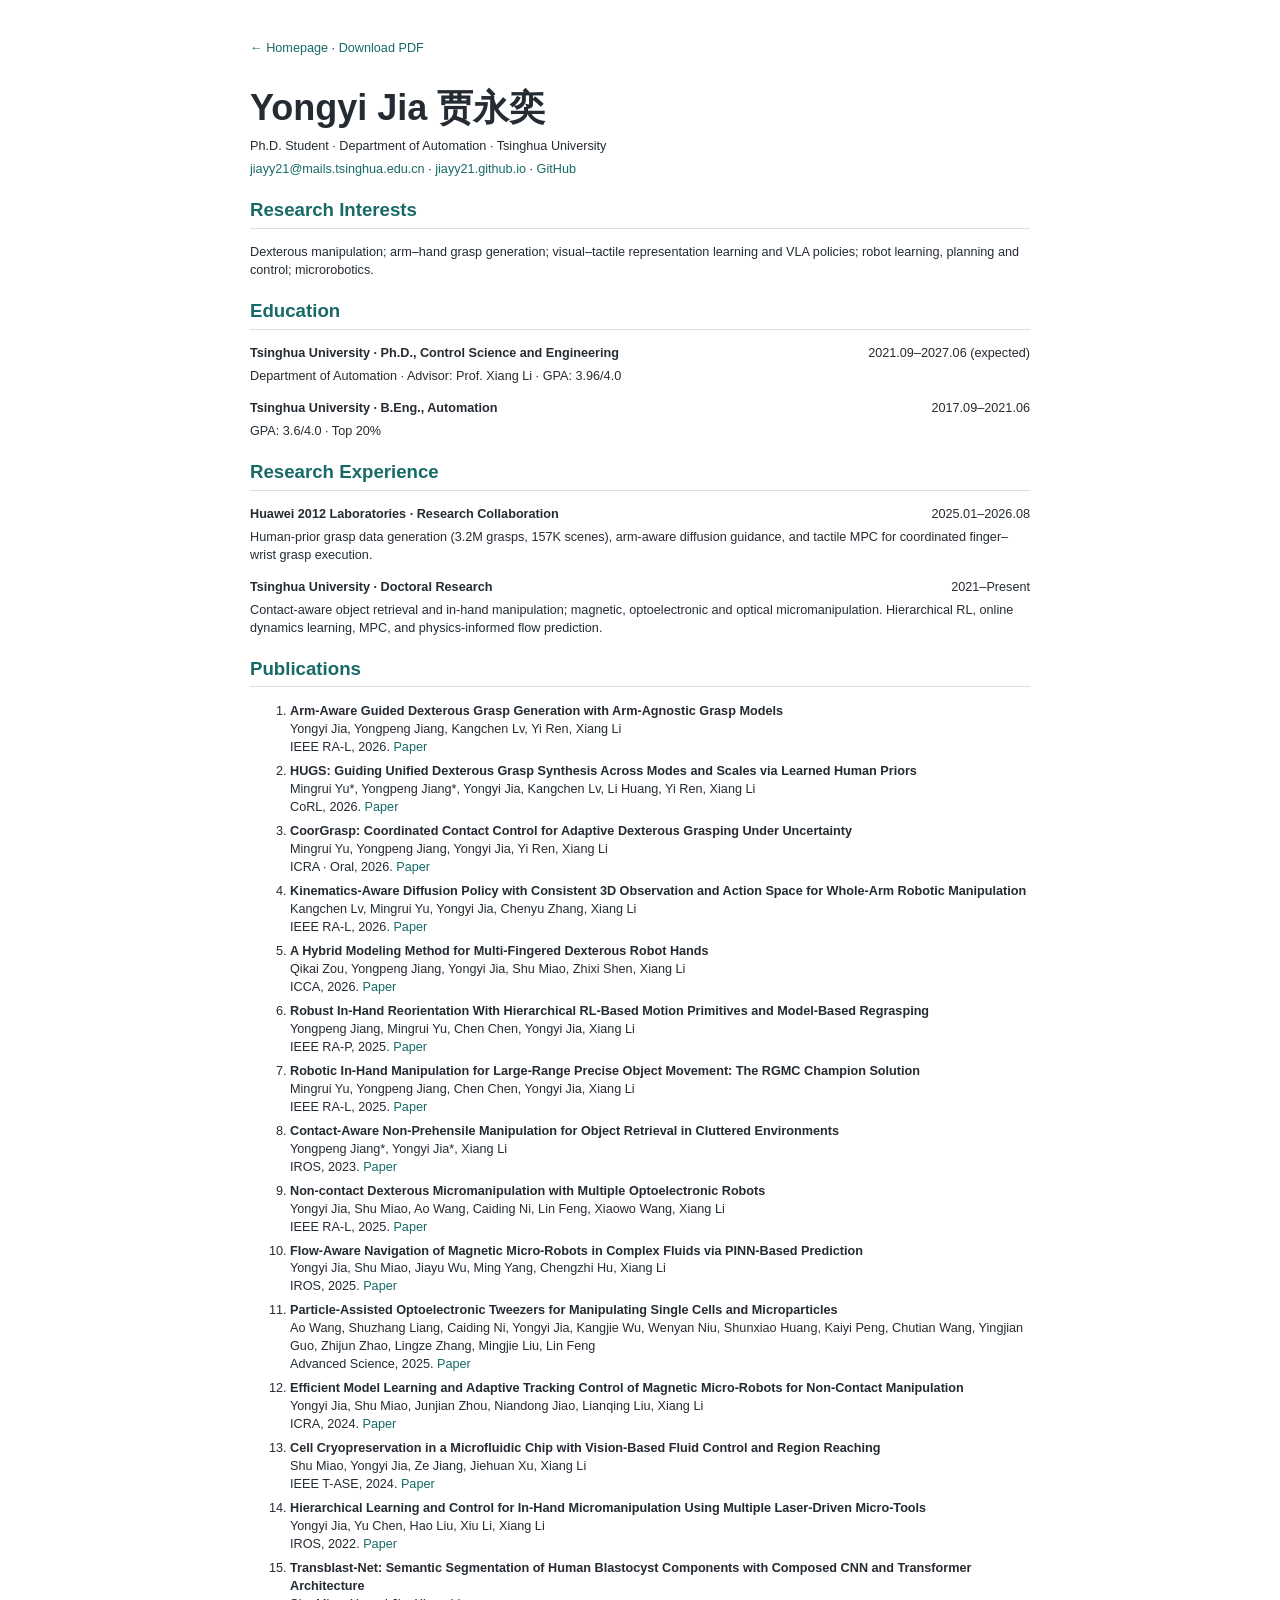
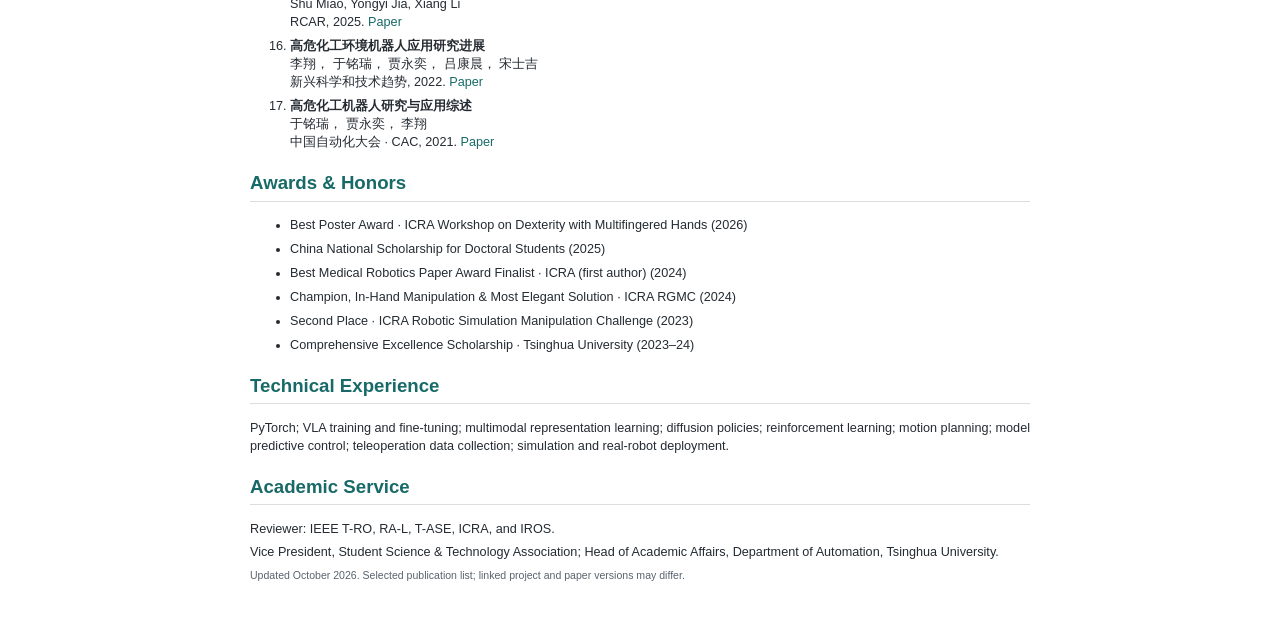
<file: cv.html>
<!doctype html><html lang="en"><head><meta charset="utf-8"><meta name="viewport" content="width=device-width, initial-scale=1"><title>Yongyi Jia — Curriculum Vitae</title><style>
@page{size:A4;margin:15mm}body{font:9.5pt/1.42 Arial,"Microsoft YaHei",sans-serif;color:#242b32;max-width:780px;margin:40px auto;padding:0 20px}h1{font-size:27pt;margin-bottom:3px}h2{font-size:14pt;color:#176a67;border-bottom:1px solid #ddd;padding-bottom:4px;margin-top:18px}h3{font-size:11pt;margin-bottom:3px}p{margin:5px 0}a{color:#176a67;text-decoration:none}li{margin-bottom:6px}small{color:#59636e}.row{display:flex;justify-content:space-between;gap:20px}.entry{break-inside:avoid;margin-bottom:14px}@media print{body{margin:0;padding:0}.screen{display:none}h2{break-after:avoid}li{break-inside:avoid}}
</style></head><body><p class="screen"><a href="index.html">← Homepage</a> · <a href="assets/Yongyi_Jia_CV.pdf">Download PDF</a></p>
<h1>Yongyi Jia <span lang="zh-CN">贾永奕</span></h1><p>Ph.D. Student · Department of Automation · Tsinghua University</p><p><a href="mailto:jiayy21@mails.tsinghua.edu.cn">jiayy21@mails.tsinghua.edu.cn</a> · <a href="https://jiayy21.github.io/">jiayy21.github.io</a> · <a href="https://github.com/jiayy21">GitHub</a></p>
<h2>Research Interests</h2><p>Dexterous manipulation; arm–hand grasp generation; visual–tactile representation learning and VLA policies; robot learning, planning and control; microrobotics.</p>
<h2>Education</h2><div class="entry"><div class="row"><strong>Tsinghua University · Ph.D., Control Science and Engineering</strong><span>2021.09–2027.06 (expected)</span></div><p>Department of Automation · Advisor: Prof. Xiang Li · GPA: 3.96/4.0</p></div><div class="entry"><div class="row"><strong>Tsinghua University · B.Eng., Automation</strong><span>2017.09–2021.06</span></div><p>GPA: 3.6/4.0 · Top 20%</p></div>
<h2>Research Experience</h2><div class="entry"><div class="row"><strong>Huawei 2012 Laboratories · Research Collaboration</strong><span>2025.01–2026.08</span></div><p>Human-prior grasp data generation (3.2M grasps, 157K scenes), arm-aware diffusion guidance, and tactile MPC for coordinated finger–wrist grasp execution.</p></div><div class="entry"><div class="row"><strong>Tsinghua University · Doctoral Research</strong><span>2021–Present</span></div><p>Contact-aware object retrieval and in-hand manipulation; magnetic, optoelectronic and optical micromanipulation. Hierarchical RL, online dynamics learning, MPC, and physics-informed flow prediction.</p></div>
<h2>Publications</h2><ol><li><strong>Arm-Aware Guided Dexterous Grasp Generation with Arm-Agnostic Grasp Models</strong><br>Yongyi Jia, Yongpeng Jiang, Kangchen Lv, Yi Ren, Xiang Li<br>IEEE RA-L, 2026. <a href="https://doi.org/10.1109/LRA.2026.3674025">Paper</a></li><li><strong>HUGS: Guiding Unified Dexterous Grasp Synthesis Across Modes and Scales via Learned Human Priors</strong><br>Mingrui Yu*, Yongpeng Jiang*, Yongyi Jia, Kangchen Lv, Li Huang, Yi Ren, Xiang Li<br>CoRL, 2026. <a href="https://arxiv.org/abs/2607.04554">Paper</a></li><li><strong>CoorGrasp: Coordinated Contact Control for Adaptive Dexterous Grasping Under Uncertainty</strong><br>Mingrui Yu, Yongpeng Jiang, Yongyi Jia, Yi Ren, Xiang Li<br>ICRA · Oral, 2026. <a href="https://arxiv.org/abs/2607.03557">Paper</a></li><li><strong>Kinematics-Aware Diffusion Policy with Consistent 3D Observation and Action Space for Whole-Arm Robotic Manipulation</strong><br>Kangchen Lv, Mingrui Yu, Yongyi Jia, Chenyu Zhang, Xiang Li<br>IEEE RA-L, 2026. <a href="https://doi.org/10.1109/LRA.2026.3685437">Paper</a></li><li><strong>A Hybrid Modeling Method for Multi-Fingered Dexterous Robot Hands</strong><br>Qikai Zou, Yongpeng Jiang, Yongyi Jia, Shu Miao, Zhixi Shen, Xiang Li<br>ICCA, 2026. <a href="https://ieeexplore.ieee.org/document/11618050">Paper</a></li><li><strong>Robust In-Hand Reorientation With Hierarchical RL-Based Motion Primitives and Model-Based Regrasping</strong><br>Yongpeng Jiang, Mingrui Yu, Chen Chen, Yongyi Jia, Xiang Li<br>IEEE RA-P, 2025. <a href="https://doi.org/10.1109/RAP.2025.3633232">Paper</a></li><li><strong>Robotic In-Hand Manipulation for Large-Range Precise Object Movement: The RGMC Champion Solution</strong><br>Mingrui Yu, Yongpeng Jiang, Chen Chen, Yongyi Jia, Xiang Li<br>IEEE RA-L, 2025. <a href="https://arxiv.org/abs/2502.07472">Paper</a></li><li><strong>Contact-Aware Non-Prehensile Manipulation for Object Retrieval in Cluttered Environments</strong><br>Yongpeng Jiang*, Yongyi Jia*, Xiang Li<br>IROS, 2023. <a href="https://doi.org/10.1109/IROS55552.2023.10341476">Paper</a></li><li><strong>Non-contact Dexterous Micromanipulation with Multiple Optoelectronic Robots</strong><br>Yongyi Jia, Shu Miao, Ao Wang, Caiding Ni, Lin Feng, Xiaowo Wang, Xiang Li<br>IEEE RA-L, 2025. <a href="https://doi.org/10.1109/LRA.2025.3551538">Paper</a></li><li><strong>Flow-Aware Navigation of Magnetic Micro-Robots in Complex Fluids via PINN-Based Prediction</strong><br>Yongyi Jia, Shu Miao, Jiayu Wu, Ming Yang, Chengzhi Hu, Xiang Li<br>IROS, 2025. <a href="https://doi.org/10.1109/IROS60139.2025.11246702">Paper</a></li><li><strong>Particle-Assisted Optoelectronic Tweezers for Manipulating Single Cells and Microparticles</strong><br>Ao Wang, Shuzhang Liang, Caiding Ni, Yongyi Jia, Kangjie Wu, Wenyan Niu, Shunxiao Huang, Kaiyi Peng, Chutian Wang, Yingjian Guo, Zhijun Zhao, Lingze Zhang, Mingjie Liu, Lin Feng<br>Advanced Science, 2025. <a href="https://doi.org/10.1002/advs.202501032">Paper</a></li><li><strong>Efficient Model Learning and Adaptive Tracking Control of Magnetic Micro-Robots for Non-Contact Manipulation</strong><br>Yongyi Jia, Shu Miao, Junjian Zhou, Niandong Jiao, Lianqing Liu, Xiang Li<br>ICRA, 2024. <a href="https://arxiv.org/abs/2403.14414">Paper</a></li><li><strong>Cell Cryopreservation in a Microfluidic Chip with Vision-Based Fluid Control and Region Reaching</strong><br>Shu Miao, Yongyi Jia, Ze Jiang, Jiehuan Xu, Xiang Li<br>IEEE T-ASE, 2024. <a href="https://doi.org/10.1109/TASE.2024.3505537">Paper</a></li><li><strong>Hierarchical Learning and Control for In-Hand Micromanipulation Using Multiple Laser-Driven Micro-Tools</strong><br>Yongyi Jia, Yu Chen, Hao Liu, Xiu Li, Xiang Li<br>IROS, 2022. <a href="https://doi.org/10.1109/IROS47612.2022.9982033">Paper</a></li><li><strong>Transblast-Net: Semantic Segmentation of Human Blastocyst Components with Composed CNN and Transformer Architecture</strong><br>Shu Miao, Yongyi Jia, Xiang Li<br>RCAR, 2025. <a href="https://doi.org/10.1109/RCAR65431.2025.11139400">Paper</a></li><li><strong>高危化工环境机器人应用研究进展</strong><br>李翔， 于铭瑞， 贾永奕， 吕康晨， 宋士吉<br>新兴科学和技术趋势, 2022. <a href="https://est.sxu.edu.cn/docs/2023-01/82aad1cdd5e444e28f7f157924f83744.pdf">Paper</a></li><li><strong>高危化工机器人研究与应用综述</strong><br>于铭瑞， 贾永奕， 李翔<br>中国自动化大会 · CAC, 2021. <a href="https://scholar.google.com/citations?view_op=view_citation&hl=zh-CN&user=O5krCosAAAAJ&citation_for_view=O5krCosAAAAJ:9yKSN-GCB0IC">Paper</a></li></ol>
<h2>Awards & Honors</h2><ul><li>Best Poster Award · ICRA Workshop on Dexterity with Multifingered Hands (2026)</li><li>China National Scholarship for Doctoral Students (2025)</li><li>Best Medical Robotics Paper Award Finalist · ICRA (first author) (2024)</li><li>Champion, In-Hand Manipulation & Most Elegant Solution · ICRA RGMC (2024)</li><li>Second Place · ICRA Robotic Simulation Manipulation Challenge (2023)</li><li>Comprehensive Excellence Scholarship · Tsinghua University (2023–24)</li></ul>
<h2>Technical Experience</h2><p>PyTorch; VLA training and fine-tuning; multimodal representation learning; diffusion policies; reinforcement learning; motion planning; model predictive control; teleoperation data collection; simulation and real-robot deployment.</p>
<h2>Academic Service</h2><p>Reviewer: IEEE T-RO, RA-L, T-ASE, ICRA, and IROS.</p><p>Vice President, Student Science & Technology Association; Head of Academic Affairs, Department of Automation, Tsinghua University.</p><p><small>Updated October 2026. Selected publication list; linked project and paper versions may differ.</small></p></body></html>
</file>
<file: styles.css>
/* A compact, accessible academic homepage. No remote fonts or assets required. */
:root {
  color-scheme: light;
  --accent: #176a67;
  --accent-hover: #104e4b;
  --accent-soft: #edf5f3;
  --text: #292e32;
  --heading: #17262a;
  --muted: #687477;
  --faint: #697673;
  --line: #e3e9e7;
  --background: #fff;
  --surface: #f5f7f6;
  --nav-background: rgba(255, 255, 255, .95);
  --serif: -apple-system, BlinkMacSystemFont, "Segoe UI", Roboto, "Helvetica Neue", Arial, "Microsoft YaHei", sans-serif;
  --sans: -apple-system, BlinkMacSystemFont, "Segoe UI", Roboto, "Helvetica Neue", Arial, "Microsoft YaHei", sans-serif;
}

[data-theme="dark"] {
  color-scheme: dark;
  --accent: #84c8bd;
  --accent-hover: #b3e2d8;
  --accent-soft: #1c3432;
  --text: #d4dddc;
  --heading: #eef4f2;
  --muted: #a0aeac;
  --faint: #778986;
  --line: #2b3b38;
  --background: #13201e;
  --surface: #1c2c29;
  --nav-background: rgba(19, 32, 30, .95);
}

*,
*::before,
*::after { box-sizing: border-box; }

html {
  scroll-behavior: smooth;
  scroll-padding-top: 100px;
  -webkit-text-size-adjust: 100%;
}

body {
  margin: 0;
  background: var(--background);
  color: var(--text);
  font-family: var(--sans);
  font-size: 17px;
  line-height: 1.65;
  -webkit-font-smoothing: antialiased;
  overflow-wrap: break-word;
}

::selection { color: var(--heading); background: var(--accent-soft); }
a { color: var(--accent); text-decoration-thickness: 1px; text-underline-offset: 4px; }
a:hover { color: var(--accent-hover); }
button, input, select, textarea { font: inherit; }
button { color: inherit; }
button, a { -webkit-tap-highlight-color: transparent; }
button { cursor: pointer; }
button:disabled { cursor: default; }
button, a, summary { touch-action: manipulation; }
:focus-visible { outline: 2px solid var(--accent); outline-offset: 5px; }
img { display: block; max-width: 100%; height: auto; }
svg { display: block; }
p { margin: 0 0 1em; }
ul, ol { padding-left: 1.2em; }
h1, h2, h3, h4 { color: var(--heading); }
[hidden] { display: none !important; }

.container,
.nav-inner,
.footer-inner {
  width: min(860px, calc(100% - 40px));
  margin-inline: auto;
}

.skip-link {
  position: fixed;
  top: 12px;
  left: 16px;
  z-index: 100;
  padding: 10px 18px;
  border: 1px solid var(--accent);
  border-radius: 3px;
  background: var(--background);
  transform: translateY(-160%);
}
.skip-link:focus { transform: translateY(0); }
.sr-only {
  position: absolute;
  width: 1px;
  height: 1px;
  padding: 0;
  margin: -1px;
  overflow: hidden;
  clip: rect(0, 0, 0, 0);
  white-space: nowrap;
  border: 0;
}

.site-nav {
  position: sticky;
  top: 0;
  z-index: 20;
  border-bottom: 1px solid var(--line);
  background: var(--nav-background);
  -webkit-backdrop-filter: blur(14px);
  backdrop-filter: blur(14px);
}
.nav-inner { min-height: 62px; display: flex; align-items: center; gap: 20px; }
.brand {
  margin-right: auto;
  color: var(--heading);
  font-family: var(--serif);
  font-size: 23px;
  font-weight: 700;
  letter-spacing: -.55px;
  text-decoration: none;
  white-space: nowrap;
}
.nav-links { display: flex; align-items: center; gap: 20px; }
.nav-links a {
  color: var(--muted);
  font-size: 14.5px;
  font-weight: 500;
  text-decoration: none;
  white-space: nowrap;
}
.nav-links a:hover,
.nav-links a[aria-current],
.nav-links a.active { color: var(--accent); }
.nav-actions { display: flex; align-items: center; gap: 8px; }
.icon-button,
.language-toggle,
.menu-toggle {
  min-width: 36px;
  min-height: 36px;
  padding: 5px 8px;
  border: 1px solid transparent;
  border-radius: 4px;
  background: transparent;
  color: var(--muted);
  line-height: 1;
}
.icon-button:hover,
.language-toggle:hover,
.menu-toggle:hover { color: var(--accent); background: var(--accent-soft); }
.icon-button { display: inline-flex; justify-content: center; align-items: center; font-size: 18px; }
.icon-button svg { width: 18px; height: 18px; }
.language-toggle { font-size: 14px; font-weight: 500; }
.menu-toggle { display: none; font-size: 22px; }
.menu-toggle { flex-direction: column; gap: 5px; }
.menu-toggle span { display: block; width: 17px; height: 1.5px; background: currentColor; }
.brand span { color: var(--accent); }
.email-link { font-size: 16px; text-decoration: none; overflow-wrap: anywhere; }
.authors-note { margin: 24px 0 0; font-size: 14px; }
.footer-dot { padding-inline: 7px; }
.template-credit { font-size: 10px; }

.hero {
  display: grid;
  grid-template-columns: 190px minmax(0, 1fr);
  align-items: center;
  gap: 34px;
  padding-block: 42px 40px;
}
.hero-copy { min-width: 0; }
.eyebrow { margin: 0 0 10px; color: var(--muted); font-size: 14px; font-weight: 400; line-height: 1.6; letter-spacing: 0; }
h1 {
  margin: 0 0 15px;
  font-family: var(--serif);
  font-size: 32px;
  font-weight: 650;
  line-height: 1.4;
  letter-spacing: -.4px;
}
.chinese-name {
  display: inline-block;
  margin-left: 12px;
  color: var(--muted);
  font-family: var(--sans);
  font-size: .78em;
  font-weight: 400;
  letter-spacing: 0;
  vertical-align: middle;
}
.role { margin: 0 0 4px; color: var(--heading); font-size: 17px; font-weight: 500; }
.affiliation { margin: 0 0 11px; color: var(--muted); font-size: 16.5px; }
.hero-copy > p:not(.eyebrow):not(.role):not(.affiliation) { max-width: 650px; }
.hero-links { display: flex; flex-wrap: wrap; align-items: center; gap: 9px; margin-top: 17px; }
.button {
  display: inline-flex;
  min-height: 39px;
  justify-content: center;
  align-items: center;
  gap: 7px;
  padding: 7px 14px;
  border: 1px solid var(--line);
  border-radius: 4px;
  color: var(--text);
  background: transparent;
  font-size: 14.5px;
  font-weight: 500;
  line-height: 1.6;
  text-decoration: none;
}
.button:hover { color: var(--accent); border-color: var(--accent); }
.button-primary { border-color: var(--accent); color: var(--accent); }
.button-primary:hover { background: var(--accent-soft); }
.button svg { width: 15px; height: 15px; }
.portrait-wrap { width: 190px; margin: 0; order: -1; }
.portrait {
  width: 190px;
  height: 218px;
  object-fit: cover;
  object-position: center 35%;
  border-radius: 5px;
  background: var(--surface);
}
.portrait-caption { margin: 10px 0 0; color: var(--muted); font-size: 13px; text-align: center; }

.section { padding-block: 30px 34px; border-top: 1px solid var(--line); scroll-margin-top: 84px; }
.section-heading { display: flex; align-items: baseline; gap: 12px; margin-bottom: 19px; }
.section-number { display: none; }
h2 { margin: 0; font-family: var(--sans); font-size: 24px; font-weight: 650; line-height: 1.5; letter-spacing: -.2px; }
.section-note { margin: 0 0 0 auto; color: var(--muted); font-size: 14px; line-height: 1.7; }
.about-copy { max-width: 100%; }
.about-copy p:last-child { margin-bottom: 0; }
.research-topics { display: flex; flex-wrap: wrap; gap: 7px 20px; margin-top: 21px; }
.topic { color: var(--accent); font-size: 14.5px; font-weight: 500; }
.topic::before { content: ""; display: inline-block; width: 4px; height: 4px; margin: 0 7px 3px 0; border-radius: 50%; background: var(--accent); opacity: .55; }

.news-list { display: grid; gap: 13px; padding: 0; margin: 0; list-style: none; }
.news-item { display: grid; grid-template-columns: 90px minmax(0, 1fr); align-items: baseline; gap: 17px; }
.news-item time { color: var(--muted); font-size: 15px; font-variant-numeric: tabular-nums; white-space: nowrap; }
.news-content { font-size: 16.5px; line-height: 1.65; }
.news-content p { margin: 0; }
.news-content strong { color: var(--heading); font-weight: 600; }

.filter-bar { display: flex; flex-wrap: wrap; align-items: center; gap: 6px; margin: -2px 0 25px; }
.filter-button {
  min-height: 34px;
  padding: 5px 11px;
  border: 1px solid transparent;
  border-radius: 3px;
  background: transparent;
  color: var(--muted);
  font-size: 14.5px;
  line-height: 1.7;
}
.filter-button:hover { color: var(--accent); }
.filter-button[aria-pressed="true"] { color: var(--accent); background: var(--accent-soft); font-weight: 600; }
.result-count { margin: -12px 0 20px; color: var(--faint); font-size: 14px; }
.publication-tools { display: flex; align-items: center; justify-content: space-between; gap: 12px; margin: -12px 0 20px; }
.publication-tools .result-count { margin: 0; }
.motion-toggle { flex-shrink: 0; min-height: 36px; padding: 5px 9px; border: 1px solid var(--line); border-radius: 3px; background: transparent; color: var(--accent); font-size: 13px; }
.motion-toggle:hover { background: var(--accent-soft); }
.publication-list { display: grid; gap: 0; padding: 0; margin: 0; list-style: none; }
.paper {
  display: grid;
  grid-template-columns: 220px minmax(0, 1fr);
  gap: 24px;
  align-items: center;
  padding-block: 27px;
  border-top: 1px solid var(--line);
}
.paper:first-child { padding-top: 0; border-top: 0; }
.paper:last-child { padding-bottom: 0; }
.paper-visual {
  position: relative;
  display: block;
  width: 220px;
  margin: 4px 0 0;
  overflow: hidden;
  border: 1px solid var(--line);
  border-radius: 3px;
  background: #fff;
}
.paper-visual img { width: 100%; height: 165px; object-fit: contain; }
.paper-visual video { display: block; width: 100%; height: 165px; object-fit: contain; background: #fff; }
.media-speed { position: absolute; right: 5px; bottom: 5px; padding: 1px 5px; border-radius: 2px; color: #fff; background: rgba(0,0,0,.68); font-size: 11px; line-height: 1.6; }
/* Framework and experiment share the same compact frame as other papers. */
.paper-figures {
  display: grid;
  grid-auto-flow: column;
  grid-auto-columns: minmax(0, 1fr);
  gap: 4px;
  width: 220px;
  height: 167px;
  min-width: 0;
  margin: 4px 0 0;
  overflow: hidden;
  border: 1px solid var(--line);
  border-radius: 3px;
  background: #fff;
}
.paper-figures figure { min-width: 0; min-height: 0; margin: 0; }
.paper-framework-link,
.paper-figures .paper-visual {
  display: block;
  width: 100%;
  height: 100%;
  margin: 0;
  overflow: hidden;
  border: 0;
  border-radius: 0;
  background: #fff;
}
.paper-framework-link img,
.paper-figures .paper-visual img,
.paper-figures .paper-visual video { width: 100%; height: 100%; max-height: none; aspect-ratio: auto; padding: 3px; object-fit: contain; }
.paper-figures figcaption {
  position: absolute;
  width: 1px;
  height: 1px;
  padding: 0;
  margin: -1px;
  overflow: hidden;
  clip: rect(0, 0, 0, 0);
  white-space: nowrap;
  border: 0;
}
.paper-content { min-width: 0; }
.paper-text-only .paper-content { grid-column: 1 / -1; }
.paper-meta { display: flex; flex-wrap: wrap; align-items: center; gap: 8px; margin-bottom: 7px; font-size: 15px; line-height: 1.6; }
.venue-badge { color: var(--accent); font-size: 15px; font-weight: 600; letter-spacing: 0; }
.paper-year { color: var(--muted); font-size: 15px; font-variant-numeric: tabular-nums; }
.paper h3 { margin: 0 0 8px; font-size: 18px; font-weight: 650; line-height: 1.5; letter-spacing: 0; }
.paper h3 a { color: var(--heading); text-decoration: none; }
.paper h3 a:hover { color: var(--accent); }
.authors { margin: 0 0 7px; color: var(--text); font-size: 15.5px; line-height: 1.6; }
.authors strong { color: var(--text); font-weight: 600; }
.paper-description { margin: 0 0 9px; color: var(--muted); font-size: 15.5px; line-height: 1.65; }
.paper-links { display: flex; flex-wrap: wrap; align-items: center; gap: 14px; margin: 8px 0 0; }
.paper-links a { font-size: 15px; font-weight: 500; text-decoration: none; }
.paper-links a:hover { text-decoration: underline; }
.paper-award { margin: 7px 0 0; color: var(--accent); font-size: 14.5px; font-weight: 500; }

.timeline { margin: 0; padding: 0; list-style: none; }
.timeline-item { position: relative; display: grid; grid-template-columns: 12px minmax(0, 1fr); gap: 17px; padding-bottom: 27px; }
.timeline-item:last-child { padding-bottom: 0; }
.timeline-item::before { content: ""; position: absolute; top: 17px; bottom: 0; left: 4px; width: 1px; background: var(--line); }
.timeline-item:last-child::before { display: none; }
.timeline-mark { position: relative; z-index: 1; width: 9px; height: 9px; margin-top: 9px; border: 2px solid var(--accent); border-radius: 50%; background: var(--background); font-size: 0; }
.timeline-body { min-width: 0; }
.timeline-heading { display: flex; flex-wrap: wrap; align-items: baseline; gap: 6px 20px; margin-bottom: 3px; }
.timeline-heading h3 { margin: 0; font-size: 18px; font-weight: 600; line-height: 1.6; }
.timeline-heading > a { color: var(--heading); text-decoration: none; font-size: 16px; font-weight: 600; }
.timeline-date { margin-left: auto; color: var(--muted); font-size: 15px; font-variant-numeric: tabular-nums; white-space: nowrap; }
.timeline-body > p { margin: 0 0 8px; font-size: 16px; }
.timeline-body > p:last-child { margin-bottom: 0; }
.muted { color: var(--muted); }
.detail-list { margin: 9px 0 0; padding-left: 17px; color: var(--muted); font-size: 16px; line-height: 1.65; }
.detail-list li { padding-left: 3px; margin: 4px 0; }
.detail-list li::marker { color: var(--faint); }

.awards-list { padding: 0; margin: 0; list-style: none; }
.award-item { display: grid; grid-template-columns: 90px minmax(0, 1fr); gap: 17px; padding-block: 11px; border-bottom: 1px solid var(--line); }
.award-item:first-child { padding-top: 0; }
.award-item:last-child { padding-bottom: 0; border: 0; }
.award-year { color: var(--muted); font-size: 15px; font-variant-numeric: tabular-nums; }
.award-title { color: var(--text); font-size: 16px; }
.award-title strong { font-weight: 600; }
.award-title p { margin: 0; }
.service-grid { display: grid; grid-template-columns: 1fr 1fr; gap: 45px; }
.service-block h3 { margin: 0 0 8px; font-size: 17px; font-weight: 600; }
.service-block p, .service-block ul { margin: 0; color: var(--muted); font-size: 16px; line-height: 1.65; }
.service-block ul { padding-left: 17px; }
.contact-section { padding-block: 34px 49px; border-top: 1px solid var(--line); }
.contact-section h2 { margin-bottom: 15px; }
.contact-section p { max-width: 700px; margin-bottom: 12px; color: var(--muted); font-size: 16px; }
.contact-section a { overflow-wrap: anywhere; }
.contact-section .hero-links { margin-top: 16px; }

.site-footer { border-top: 1px solid var(--line); }
.footer-inner { display: flex; align-items: baseline; justify-content: space-between; flex-wrap: wrap; gap: 12px 24px; padding-block: 24px 30px; color: var(--muted); font-size: 10.5px; line-height: 1.8; }
.footer-inner p { margin: 0; }
.footer-inner a { color: var(--muted); }
.back-top { margin-left: auto; text-decoration: none; white-space: nowrap; }
.back-top:hover { color: var(--accent); }

@media (hover: hover) and (prefers-reduced-motion: no-preference) {
  a, button { transition: color 150ms ease, border-color 150ms ease, background-color 150ms ease; }
}

@media (max-width: 900px) {
  .nav-inner { gap: 14px; }
  .nav-links { gap: 16px; }
  .nav-links a { font-size: 14px; }
  .hero { gap: 28px; }
  .paper { grid-template-columns: 200px minmax(0, 1fr); gap: 24px; }
  .paper-visual { width: 200px; }
  .paper-visual img, .paper-visual video { height: 150px; }
  .paper-figures { width: 200px; height: 152px; }
}

@media (max-width: 760px) {
  html { scroll-padding-top: 82px; }
  .container, .nav-inner, .footer-inner { width: calc(100% - 36px); }
  .nav-inner { min-height: 58px; gap: 12px; }
  .brand { font-size: 22px; }
  .nav-links { position: absolute; top: 100%; left: 0; right: 0; display: none; flex-direction: column; align-items: stretch; gap: 0; padding: 10px 20px 14px; border-bottom: 1px solid var(--line); background: var(--background); }
  .nav-links.is-open { display: flex; }
  html:not(.js) .nav-inner { flex-wrap: wrap; }
  html:not(.js) .nav-links { position: static; display: flex; flex-direction: row; flex-wrap: wrap; gap: 12px; padding: 0 0 12px; border: 0; width: 100%; order: 3; }
  .nav-links a { display: block; padding: 10px 0; font-size: 15px; }
  .nav-actions { gap: 4px; }
  .menu-toggle { display: inline-flex; align-items: center; justify-content: center; }
  .hero { grid-template-columns: 155px minmax(0, 1fr); gap: 24px; padding-block: 32px; }
  h1 { font-size: 29px; }
  .chinese-name { font-size: .73em; margin-left: 7px; }
  .role, .affiliation { font-size: 16px; }
  .portrait-wrap { width: 155px; }
  .portrait { width: 155px; height: 188px; }
  .hero-links { gap: 8px; margin-top: 16px; }
  .button { font-size: 14px; padding-inline: 11px; }
  .section { padding-block: 28px; scroll-margin-top: 78px; }
  h2 { font-size: 23px; }
  .section-heading { flex-wrap: wrap; gap: 7px 10px; margin-bottom: 18px; }
  .paper { grid-template-columns: 180px minmax(0, 1fr); gap: 22px; padding-block: 26px; }
  .paper-visual { width: 180px; }
  .paper-visual img, .paper-visual video { height: 140px; }
  .paper-figures { width: 180px; height: 142px; }
  .service-grid { gap: 26px; }
}

@media (max-width: 560px) {
  body { font-size: 16px; line-height: 1.65; }
  .container, .nav-inner, .footer-inner { width: calc(100% - 32px); }
  .hero { display: flex; flex-direction: column; align-items: center; gap: 23px; padding-block: 29px 32px; }
  .hero-copy { width: 100%; text-align: center; }
  h1 { margin-bottom: 10px; font-size: 29px; }
  .chinese-name { font-size: .75em; margin-left: 8px; }
  .eyebrow { font-size: 14px; margin-bottom: 8px; }
  .role, .affiliation { font-size: 15.5px; }
  .affiliation { margin-bottom: 9px; }
  .email-link { font-size: 15px; }
  .portrait-wrap { width: 138px; }
  .portrait { width: 138px; height: 158px; border-radius: 4px; }
  .portrait-caption { display: none; }
  .hero-links { justify-content: center; gap: 8px; }
  .button { min-height: 38px; padding: 6px 10px; font-size: 14px; }
  .research-topics { gap: 7px 15px; margin-top: 17px; }
  .topic { font-size: 14px; }
  .news-item { grid-template-columns: 70px minmax(0, 1fr); gap: 12px; }
  .news-item time { font-size: 14px; }
  .news-content { font-size: 15.5px; }
  .filter-bar { gap: 4px; margin-bottom: 22px; }
  .filter-button { min-height: 38px; padding-inline: 10px; font-size: 14px; }
  .result-count { font-size: 13px; }
  .paper { grid-template-columns: minmax(0, 1fr); gap: 19px; padding-block: 28px; }
  .paper-visual { width: 100%; margin-top: 0; }
  .paper-visual img, .paper-visual video { width: 100%; height: auto; max-height: 250px; aspect-ratio: 4 / 3; object-fit: contain; }
  .paper-figures { box-sizing: content-box; width: calc(100% - 2px); height: auto; max-height: 250px; aspect-ratio: 4 / 3; margin-top: 0; }
  .paper h3 { font-size: 17px; line-height: 1.5; }
  .authors, .paper-description { font-size: 15px; }
  .venue-badge, .paper-year, .paper-links a, .paper-award { font-size: 14px; }
  .paper-links { gap: 16px; }
  .paper-links a { display: inline-block; padding-block: 3px; }
  .timeline-item { gap: 12px; }
  .timeline-heading { display: block; }
  .timeline-heading h3 { font-size: 17px; }
  .timeline-date { display: block; margin: 2px 0 7px; font-size: 14px; }
  .timeline-body > p, .detail-list { font-size: 15.5px; }
  .award-item { grid-template-columns: 68px minmax(0, 1fr); gap: 12px; }
  .award-year { font-size: 14px; }
  .award-title { font-size: 15.5px; }
  .service-grid { grid-template-columns: minmax(0, 1fr); gap: 23px; }
  .service-block p, .service-block ul { font-size: 15.5px; }
  .footer-inner { padding-block: 22px; font-size: 12px; }
  .section-note { font-size: 13px; }
}

@media (prefers-reduced-motion: reduce) {
  html { scroll-behavior: auto; }
  *, *::before, *::after { animation: none !important; transition: none !important; }
}

@media print {
  :root, [data-theme="dark"] {
    color-scheme: light;
    --text: #222;
    --heading: #111;
    --muted: #555;
    --faint: #777;
    --accent: #176a67;
    --line: #ddd;
    --background: #fff;
    --surface: #fff;
  }
  @page { margin: 15mm 16mm; }
  html { scroll-behavior: auto; }
  body { background: #fff; font-size: 10pt; line-height: 1.55; }
  .container, .footer-inner { width: 100%; max-width: none; }
  .site-nav, .skip-link, .filter-bar, .result-count, .back-top, .hero-links .button-primary { display: none !important; }
  .publication-tools, .paper-motion { display: none !important; }
  .paper-poster[hidden] { display: block !important; }
  .hero { grid-template-columns: 105px minmax(0, 1fr); gap: 30px; padding: 0 0 20px; }
  h1 { font-size: 24pt; }
  .chinese-name { display: inline-block; margin: 0 0 0 10px; font-size: 13pt; }
  .eyebrow { font-size: 7pt; }
  .role { font-size: 11pt; }
  .affiliation { font-size: 9pt; }
  .portrait-wrap, .portrait { width: 105px; }
  .portrait { height: 126px; }
  .portrait-caption { font-size: 7pt; }
  .hero-links { margin-top: 12px; }
  .button { min-height: 0; padding: 0; border: 0; font-size: 8pt; }
  .section { padding-block: 20px; scroll-margin-top: 0; }
  .section-heading { margin-bottom: 14px; break-after: avoid; }
  h2 { font-size: 18pt; }
  .section-note { font-size: 7.5pt; }
  .paper, .paper[hidden] { display: grid !important; grid-template-columns: 140px minmax(0, 1fr); gap: 18px; padding-block: 16px; break-inside: avoid; }
  .paper-visual { width: 140px; }
  .paper-visual img { height: 96px; min-height: 0; max-height: 96px; }
  .paper-figures { box-sizing: border-box; width: 140px; height: 98px; max-height: none; aspect-ratio: auto; break-inside: avoid; }
  .paper-figures figure { break-inside: avoid; }
  .paper h3 { font-size: 11pt; }
  .authors, .paper-description, .paper-links a { font-size: 8pt; }
  .paper-meta, .paper-award { font-size: 7pt; }
  .timeline-item, .award-item, .service-block, .news-item { break-inside: avoid; }
  .timeline-heading h3 { font-size: 11pt; }
  .timeline-date { font-size: 8pt; }
  .timeline-body > p, .detail-list, .award-title, .news-content { font-size: 9pt; }
  .footer-inner { padding-block: 14px; font-size: 7pt; }
  a { color: var(--accent); text-decoration: none; }
}
</file>
